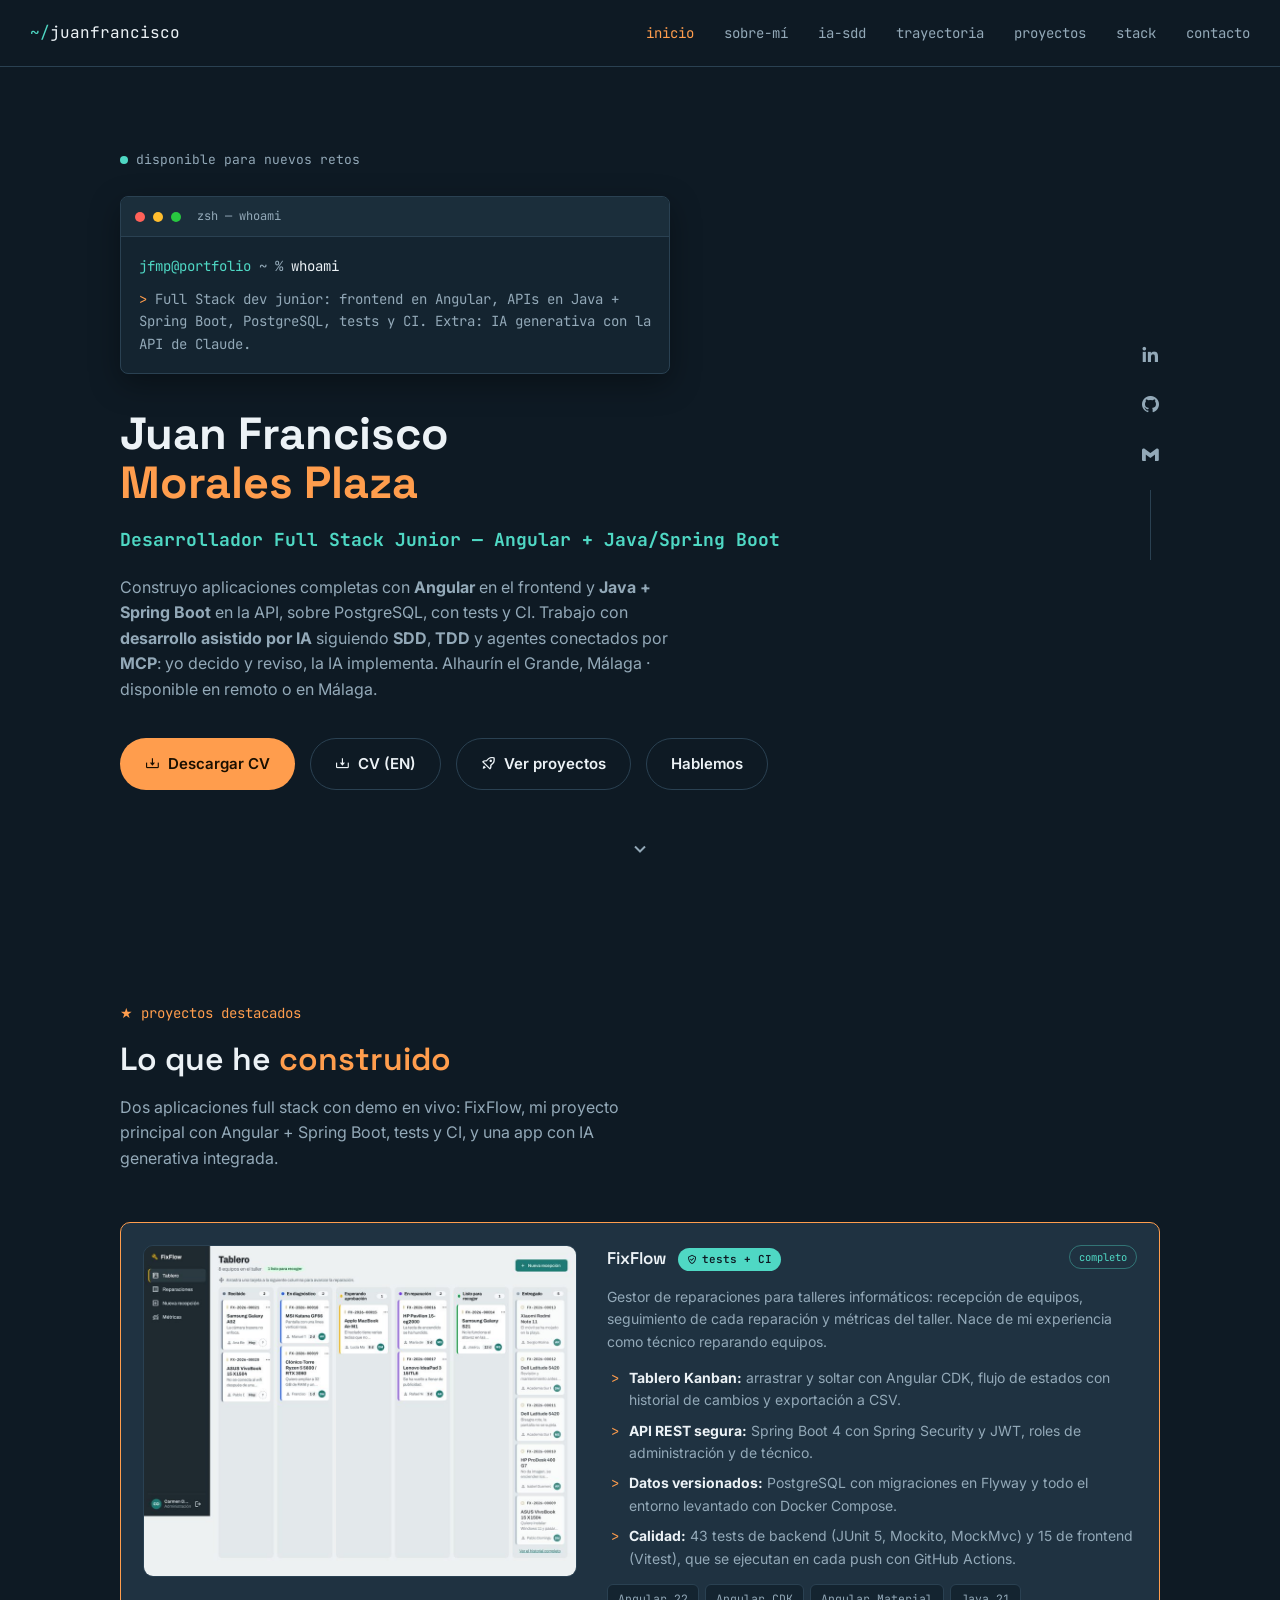
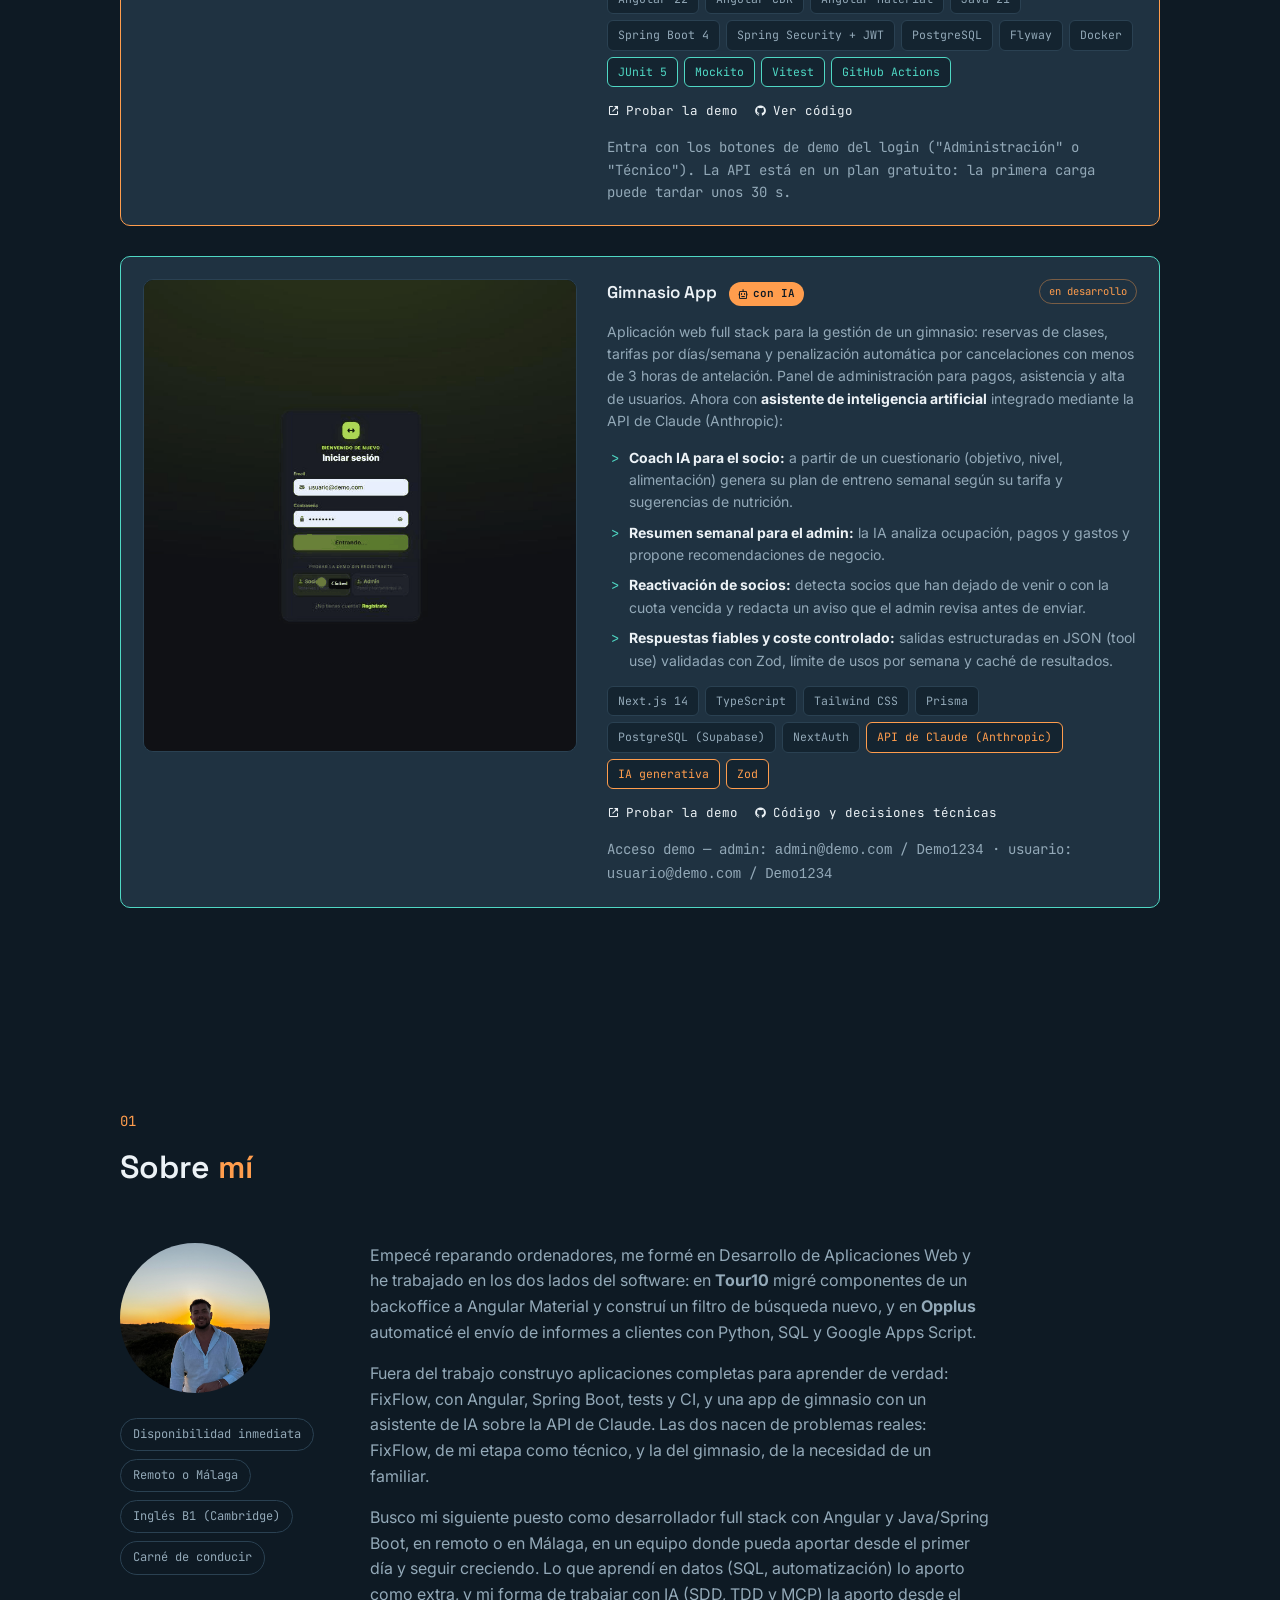
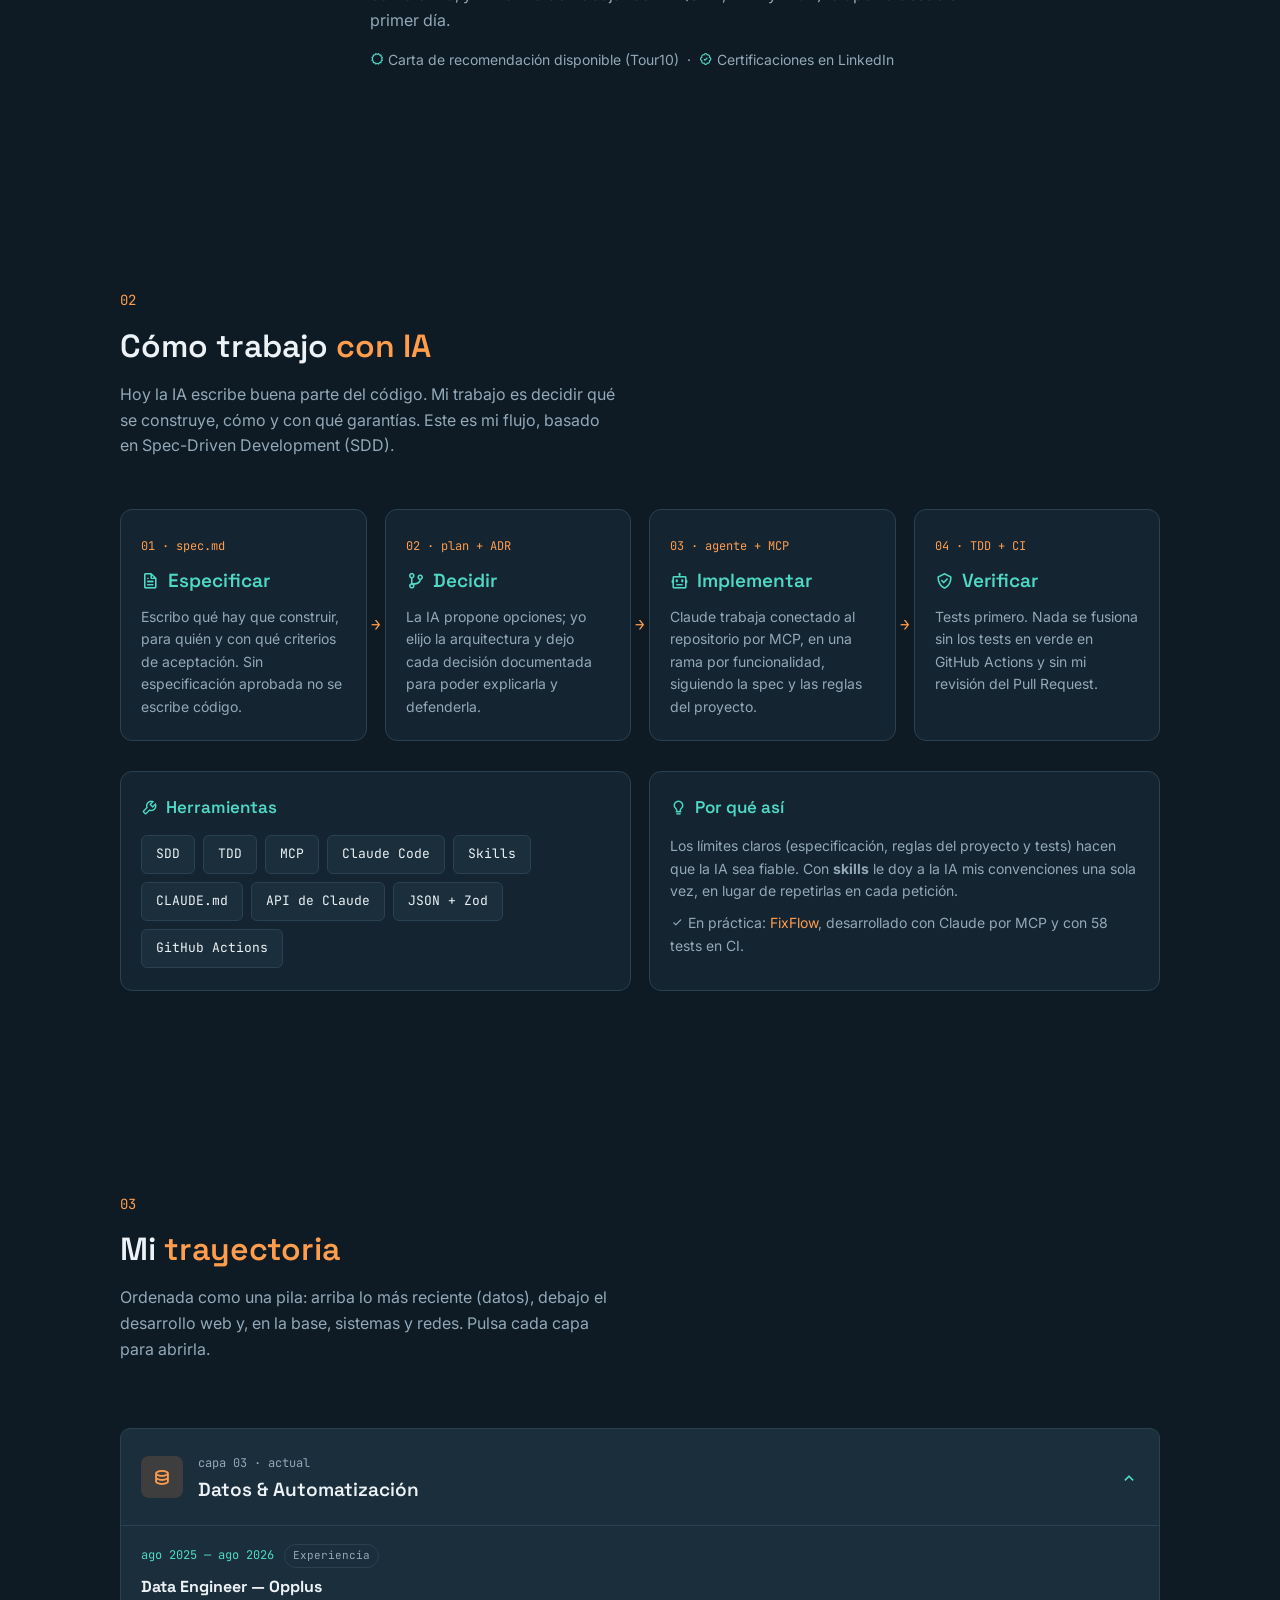
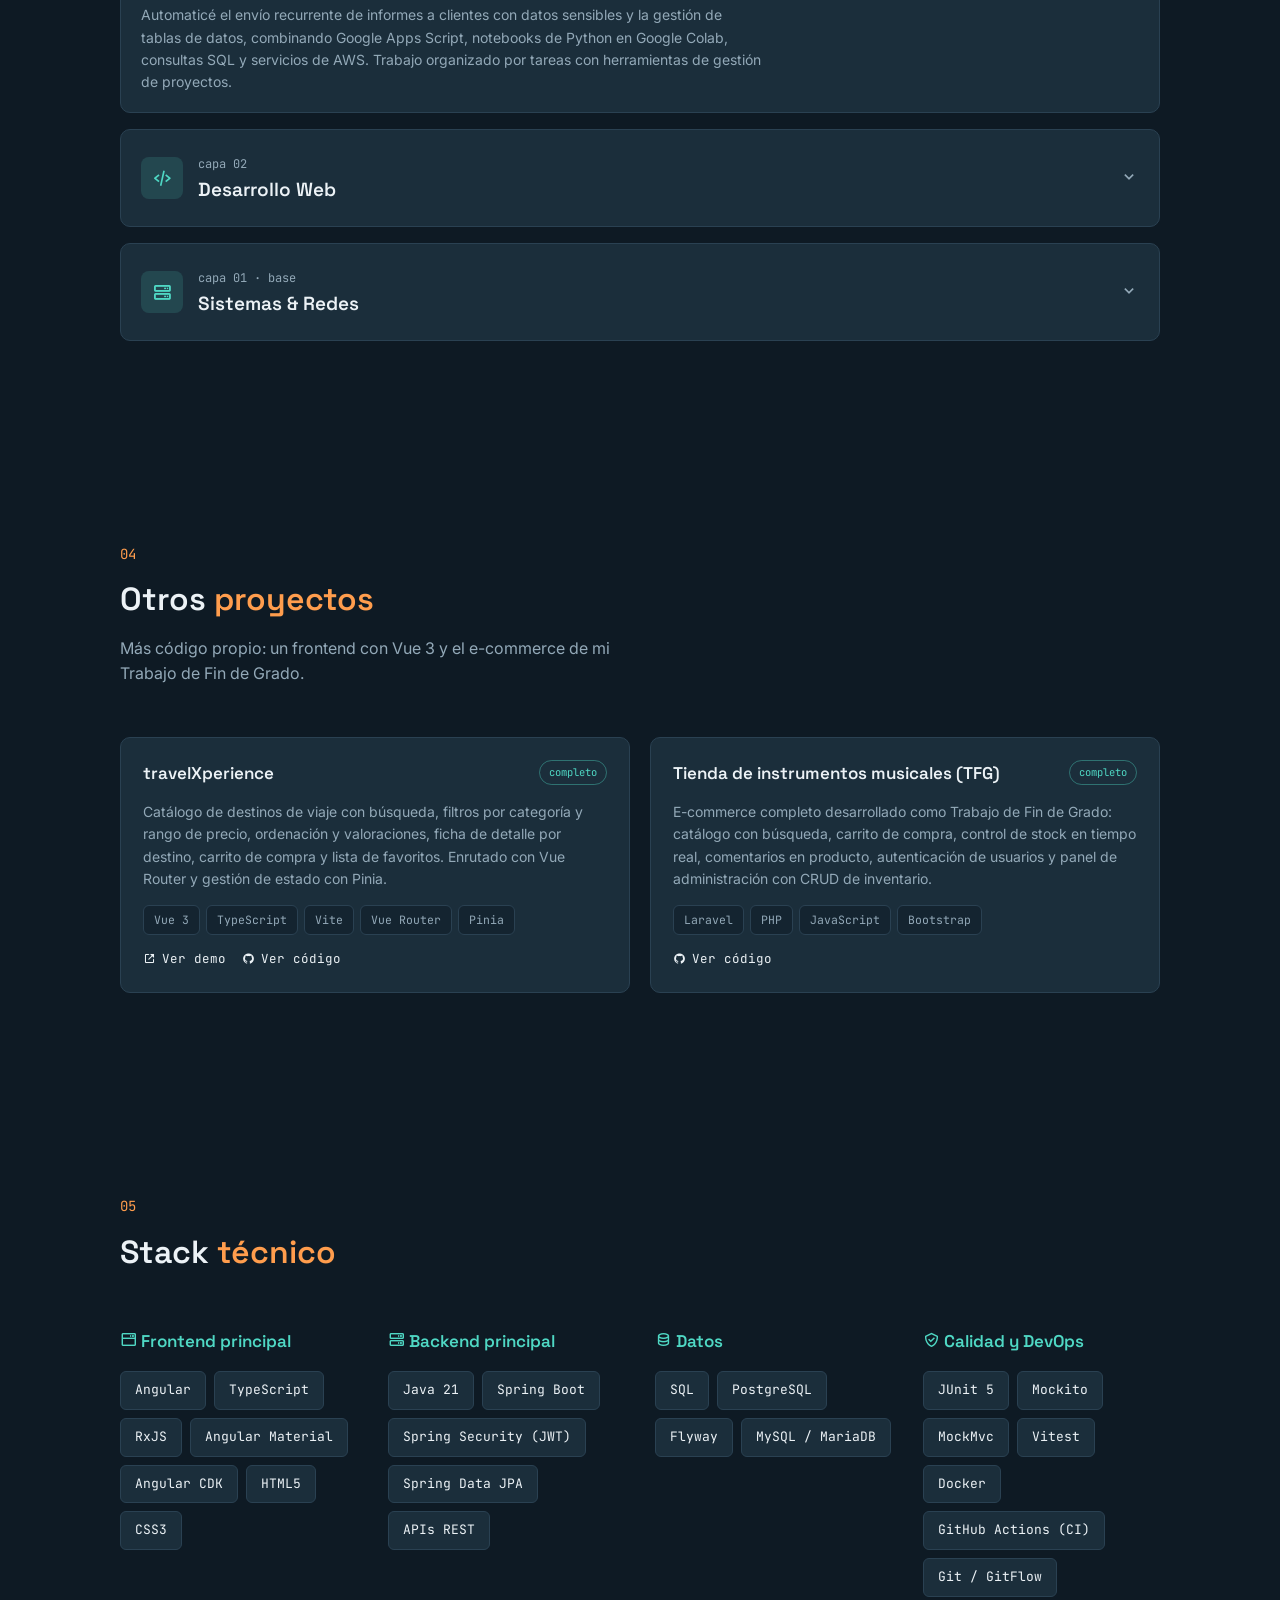
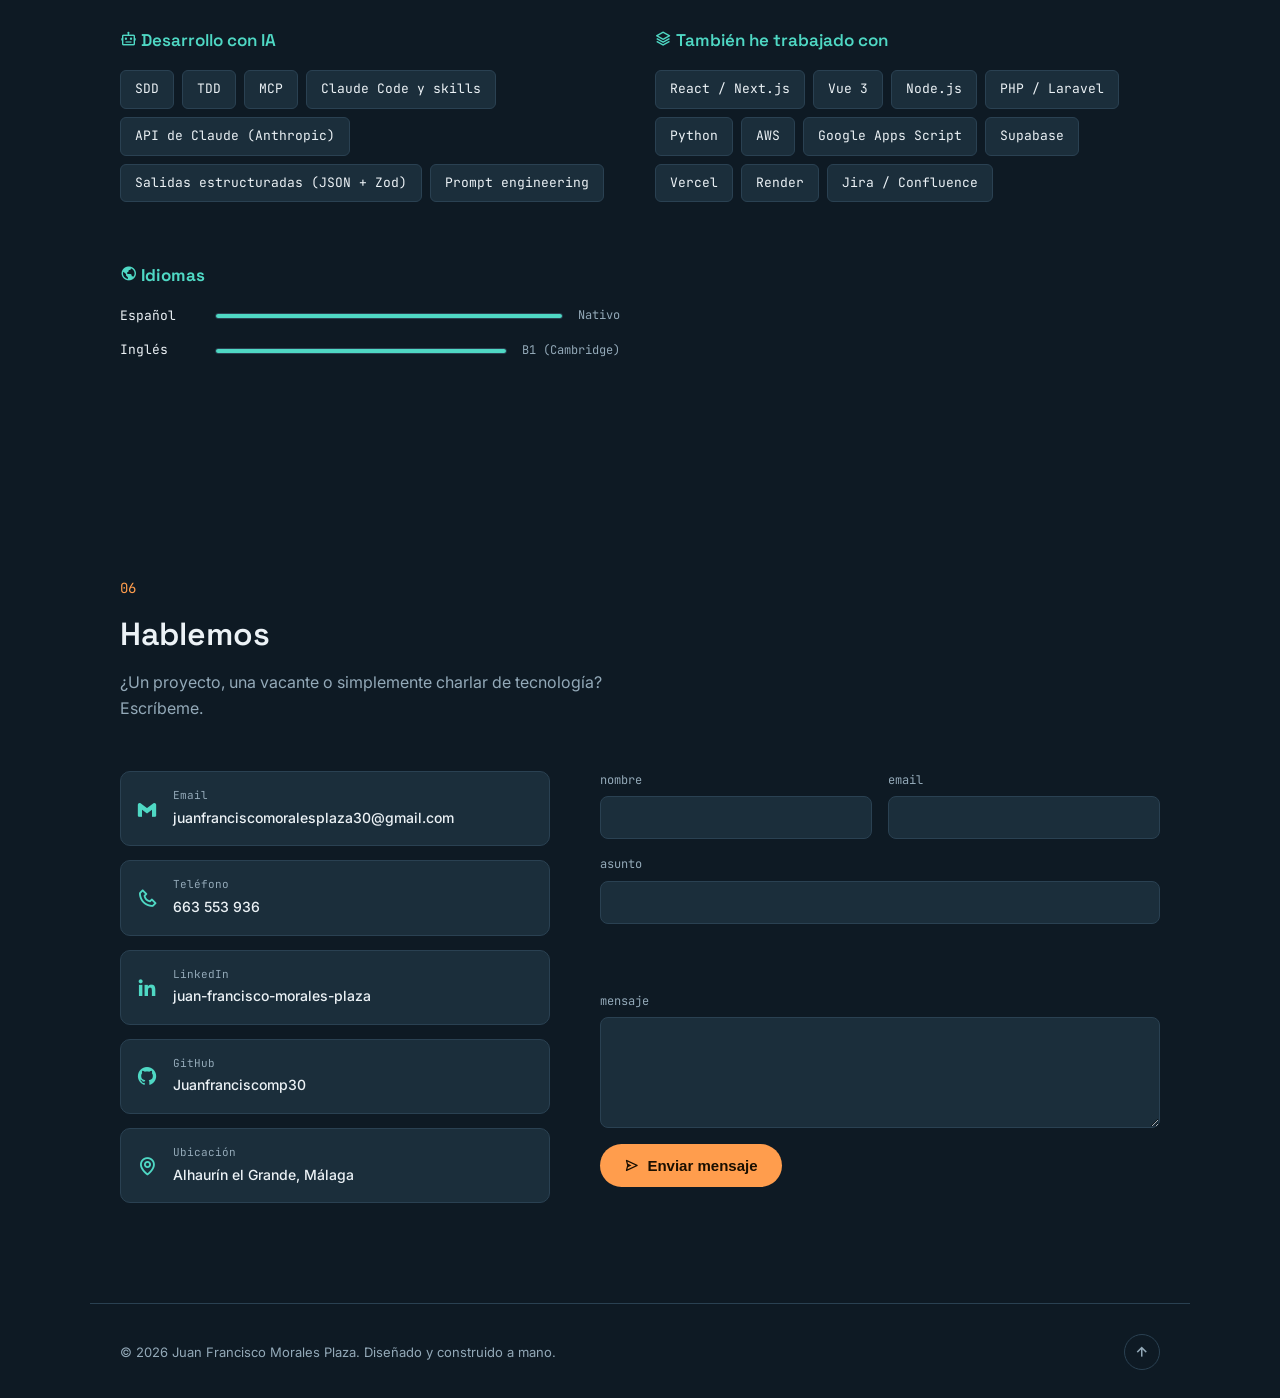
<file: index.html>
<!DOCTYPE html>
<html lang="es">
<head>
<meta charset="UTF-8">
<meta name="viewport" content="width=device-width, initial-scale=1.0">
<title>Juan Francisco Morales Plaza — Desarrollador Full Stack Junior (Angular + Spring Boot)</title>
<meta name="description" content="Portfolio de Juan Francisco Morales Plaza, desarrollador Full Stack junior en Málaga especializado en Angular y Java/Spring Boot, con tests, CI y PostgreSQL, e integración de IA generativa (API de Claude). Proyectos, experiencia y contacto.">
<meta name="author" content="Juan Francisco Morales Plaza">

<!-- vista previa al compartir el enlace (LinkedIn, InfoJobs, WhatsApp...) -->
<meta property="og:type" content="website">
<meta property="og:title" content="Juan Francisco Morales Plaza — Desarrollador Full Stack Junior">
<meta property="og:description" content="Full Stack junior Angular + Java/Spring Boot. Proyectos con tests, CI y demo en vivo, e IA generativa como valor añadido. Málaga · remoto.">
<meta property="og:url" content="https://juanfranciscomp30.github.io/portfolio-juanfrancisco/">
<meta property="og:image" content="https://juanfranciscomp30.github.io/portfolio-juanfrancisco/images/portfolioJF.jpg">
<meta property="og:locale" content="es_ES">

<!-- datos estructurados: ayudan a Google a entender quién soy -->
<script type="application/ld+json">
{
  "@context": "https://schema.org",
  "@type": "Person",
  "name": "Juan Francisco Morales Plaza",
  "jobTitle": "Desarrollador Full Stack Junior",
  "email": "mailto:juanfranciscomoralesplaza30@gmail.com",
  "url": "https://juanfranciscomp30.github.io/portfolio-juanfrancisco/",
  "address": { "@type": "PostalAddress", "addressLocality": "Alhaurín el Grande", "addressRegion": "Málaga", "addressCountry": "ES" },
  "sameAs": [
    "https://www.linkedin.com/in/juan-francisco-morales-plaza-383115254/",
    "https://github.com/Juanfranciscomp30"
  ],
  "knowsAbout": ["Angular", "Java", "Spring Boot", "React", "Next.js", "TypeScript", "JavaScript", "Python", "SQL", "PostgreSQL", "Inteligencia Artificial", "API de Claude (Anthropic)"]
}
</script>

<link rel="icon" href="data:image/svg+xml,<svg xmlns=%22http://www.w3.org/2000/svg%22 viewBox=%220 0 100 100%22><rect width=%22100%22 height=%22100%22 rx=%2222%22 fill=%22%230E1A24%22/><text x=%2250%22 y=%2266%22 font-size=%2255%22 font-family=%22monospace%22 fill=%22%23FF9D4D%22 text-anchor=%22middle%22>J</text></svg>">

<link rel="preconnect" href="https://fonts.googleapis.com">
<link rel="preconnect" href="https://fonts.gstatic.com" crossorigin>
<link href="https://fonts.googleapis.com/css2?family=Space+Grotesk:wght@400;500;600;700&family=Inter:wght@400;500;600&family=JetBrains+Mono:wght@400;500;600&display=swap" rel="stylesheet">
<link href='https://unpkg.com/boxicons@2.1.4/css/boxicons.min.css' rel='stylesheet'>

<link rel="stylesheet" href="css/style.css">
</head>
<body>

<!-- NAV -->
<header class="nav" id="nav">
  <a href="#inicio" class="nav-brand"><span class="prompt">~/</span>juanfrancisco</a>
  <button class="nav-toggle" id="navToggle" aria-label="Abrir menú" aria-expanded="false">
    <span></span><span></span><span></span>
  </button>
  <nav class="nav-links" id="navLinks">
    <a href="#inicio" class="nav-link active" data-nav>inicio</a>
    <a href="#sobre-mi" class="nav-link" data-nav>sobre-mí</a>
    <a href="#metodo" class="nav-link" data-nav>ia-sdd</a>
    <a href="#trayectoria" class="nav-link" data-nav>trayectoria</a>
    <a href="#proyectos" class="nav-link" data-nav>proyectos</a>
    <a href="#stack" class="nav-link" data-nav>stack</a>
    <a href="#contacto" class="nav-link" data-nav>contacto</a>
  </nav>
</header>

<main>

  <!-- HERO -->
  <section class="hero" id="inicio">
    <div class="hero-inner">
      <p class="eyebrow"><span class="dot"></span>disponible para nuevos retos</p>

      <div class="terminal" role="img" aria-label="Terminal mostrando la presentación de Juan Francisco">
        <div class="terminal-bar">
          <span class="tdot r"></span><span class="tdot y"></span><span class="tdot g"></span>
          <span class="terminal-title">zsh — whoami</span>
        </div>
        <div class="terminal-body">
          <p class="tline"><span class="tprompt">jfmp@portfolio</span><span class="tpath"> ~ %</span> <span class="tcmd" id="typedCmd"></span><span class="cursor" id="cmdCursor">▌</span></p>
          <div id="typedOutput" class="tout"></div>
        </div>
      </div>

      <h1 class="hero-title">
        Juan Francisco<br><span>Morales Plaza</span>
      </h1>
      <h2 class="hero-role">Desarrollador Full Stack Junior — Angular + Java/Spring Boot</h2>
      <p class="hero-lead">
        Construyo aplicaciones completas con <strong>Angular</strong> en el frontend y
        <strong>Java + Spring Boot</strong> en la API, sobre PostgreSQL, con tests y CI.
        Trabajo con <strong>desarrollo asistido por IA</strong> siguiendo
        <strong>SDD</strong>, <strong>TDD</strong> y agentes conectados por <strong>MCP</strong>:
        yo decido y reviso, la IA implementa. Alhaurín el Grande, Málaga · disponible en remoto o en Málaga.
      </p>

      <div class="hero-actions">
        <a href="CV_Juan_Francisco.pdf" class="btn btn-primary" download>
          <i class='bx bx-download'></i> Descargar CV
        </a>
        <a href="CV_Juan_Francisco_EN.pdf" class="btn btn-ghost" download>
          <i class='bx bx-download'></i> CV (EN)
        </a>
        <a href="#destacado" class="btn btn-ghost">
          <i class='bx bx-rocket'></i> Ver proyectos
        </a>
        <a href="#contacto" class="btn btn-ghost">Hablemos</a>
      </div>
    </div>

    <div class="hero-side">
      <a href="https://www.linkedin.com/in/juan-francisco-morales-plaza-383115254/" target="_blank" rel="noopener" aria-label="LinkedIn"><i class='bx bxl-linkedin'></i></a>
      <a href="https://github.com/Juanfranciscomp30" target="_blank" rel="noopener" aria-label="GitHub"><i class='bx bxl-github'></i></a>
      <a href="mailto:juanfranciscomoralesplaza30@gmail.com" aria-label="Email"><i class='bx bxl-gmail'></i></a>
      <span class="hero-side-line"></span>
    </div>

    <a href="#destacado" class="scroll-cue" aria-label="Bajar a la siguiente sección">
      <i class='bx bx-chevron-down'></i>
    </a>
  </section>

  <!-- PROYECTOS DESTACADOS — lo primero que se ve después del hero -->
  <section class="spotlight" id="destacado">
    <div class="section-head reveal">
      <span class="section-index">★ proyectos destacados</span>
      <h2>Lo que he <span>construido</span></h2>
      <p class="section-sub">Dos aplicaciones full stack con demo en vivo: FixFlow, mi proyecto principal con Angular + Spring Boot, tests y CI, y una app con IA generativa integrada.</p>
    </div>

    <!-- FixFlow: proyecto principal, el stack Angular + Java que más piden -->
    <article class="project-card featured spotlight-card reveal">
      <a class="spotlight-media" href="https://fixflow-green.vercel.app" target="_blank" rel="noopener">
        <img src="images/fixflow-tablero.jpg" alt="Tablero Kanban de FixFlow con las reparaciones repartidas por estado: recibido, en diagnóstico, esperando aprobación, en reparación, listo para recoger y entregado" width="900" height="688" loading="lazy">
      </a>
      <div class="spotlight-body">
        <div class="project-head">
          <h3>FixFlow <span class="test-badge"><i class='bx bx-check-shield'></i> tests + CI</span></h3>
          <span class="project-status live">completo</span>
        </div>
        <p>Gestor de reparaciones para talleres informáticos: recepción de equipos,
          seguimiento de cada reparación y métricas del taller. Nace de mi experiencia
          como técnico reparando equipos.</p>
        <ul class="ai-features">
          <li><strong>Tablero Kanban:</strong> arrastrar y soltar con Angular CDK, flujo de
            estados con historial de cambios y exportación a CSV.</li>
          <li><strong>API REST segura:</strong> Spring Boot 4 con Spring Security y JWT,
            roles de administración y de técnico.</li>
          <li><strong>Datos versionados:</strong> PostgreSQL con migraciones en Flyway y todo
            el entorno levantado con Docker Compose.</li>
          <li><strong>Calidad:</strong> 43 tests de backend (JUnit 5, Mockito, MockMvc) y 15 de
            frontend (Vitest), que se ejecutan en cada push con GitHub Actions.</li>
        </ul>
        <ul class="project-tags">
          <li>Angular 22</li><li>Angular CDK</li><li>Angular Material</li>
          <li>Java 21</li><li>Spring Boot 4</li><li>Spring Security + JWT</li>
          <li>PostgreSQL</li><li>Flyway</li><li>Docker</li>
          <li class="tag-test">JUnit 5</li><li class="tag-test">Mockito</li>
          <li class="tag-test">Vitest</li><li class="tag-test">GitHub Actions</li>
        </ul>
        <div class="project-links">
          <a href="https://fixflow-green.vercel.app" target="_blank" rel="noopener">
            <i class='bx bx-link-external'></i> Probar la demo
          </a>
          <a href="https://github.com/Juanfranciscomp30/fixflow" target="_blank" rel="noopener">
            <i class='bx bxl-github'></i> Ver código
          </a>
        </div>
        <p class="project-note">Entra con los botones de demo del login ("Administración" o "Técnico").
          La API está en un plan gratuito: la primera carga puede tardar unos 30 s.</p>
      </div>
    </article>
    <!-- Gimnasio App: segundo destacado, la IA como valor añadido -->
    <article class="project-card featured featured-alt spotlight-card reveal">
      <a class="spotlight-media" href="https://gimnasio-app-livid.vercel.app/" target="_blank" rel="noopener">
        <img src="images/gimnasio-ia.gif" alt="Demo del asistente IA: el socio genera su plan de entreno y nutrición, y el admin ve el resumen semanal y los avisos redactados por la IA" width="720" height="784" loading="lazy">
      </a>
      <div class="spotlight-body">
          <div class="project-head">
            <h3>Gimnasio App <span class="ai-badge"><i class='bx bx-bot'></i> con IA</span></h3>
            <span class="project-status wip">en desarrollo</span>
          </div>
          <p>Aplicación web full stack para la gestión de un gimnasio: reservas de clases,
            tarifas por días/semana y penalización automática por cancelaciones con menos de
            3 horas de antelación. Panel de administración para pagos, asistencia y alta de
            usuarios. Ahora con <strong>asistente de inteligencia artificial</strong> integrado
            mediante la API de Claude (Anthropic):</p>
          <ul class="ai-features">
            <li><strong>Coach IA para el socio:</strong> a partir de un cuestionario (objetivo,
              nivel, alimentación) genera su plan de entreno semanal según su tarifa y
              sugerencias de nutrición.</li>
            <li><strong>Resumen semanal para el admin:</strong> la IA analiza ocupación, pagos y
              gastos y propone recomendaciones de negocio.</li>
            <li><strong>Reactivación de socios:</strong> detecta socios que han dejado de venir o
              con la cuota vencida y redacta un aviso que el admin revisa antes de enviar.</li>
            <li><strong>Respuestas fiables y coste controlado:</strong> salidas estructuradas en
              JSON (tool use) validadas con Zod, límite de usos por semana y caché de resultados.</li>
          </ul>
          <ul class="project-tags">
            <li>Next.js 14</li><li>TypeScript</li><li>Tailwind CSS</li><li>Prisma</li>
            <li>PostgreSQL (Supabase)</li><li>NextAuth</li>
            <li class="tag-ai">API de Claude (Anthropic)</li><li class="tag-ai">IA generativa</li>
            <li class="tag-ai">Zod</li>
          </ul>
          <div class="project-links">
            <a href="https://gimnasio-app-livid.vercel.app/" target="_blank" rel="noopener">
              <i class='bx bx-link-external'></i> Probar la demo
            </a>
            <a href="https://github.com/Juanfranciscomp30/gimnasio-app#decisiones-técnicas" target="_blank" rel="noopener">
              <i class='bx bxl-github'></i> Código y decisiones técnicas
            </a>
          </div>
          <p class="project-note">Acceso demo — admin: <code>admin@demo.com</code> / <code>Demo1234</code> · usuario: <code>usuario@demo.com</code> / <code>Demo1234</code></p>
      </div>
    </article>

  </section>

  <!-- SOBRE MI -->
  <section class="about" id="sobre-mi">
    <div class="section-head reveal">
      <span class="section-index">01</span>
      <h2>Sobre <span>mí</span></h2>
    </div>

    <div class="about-grid">
      <div class="about-avatar reveal">
        <div class="avatar-mark"><img src="images/portfolioJF.jpg" alt="JF"></div>
        <ul class="about-tags">
          <li>Disponibilidad inmediata</li>
          <li>Remoto o Málaga</li>
          <li>Inglés B1 (Cambridge)</li>
          <li>Carné de conducir</li>
        </ul>
      </div>

      <div class="about-content reveal">
        <p>
          Empecé reparando ordenadores, me formé en Desarrollo de Aplicaciones Web y he
          trabajado en los dos lados del software: en <strong>Tour10</strong> migré
          componentes de un backoffice a Angular Material y construí un filtro de búsqueda
          nuevo, y en <strong>Opplus</strong> automaticé el envío de informes a clientes
          con Python, SQL y Google Apps Script.
        </p>
        <p>
          Fuera del trabajo construyo aplicaciones completas para aprender de verdad:
          FixFlow, con Angular, Spring Boot, tests y CI, y una app de gimnasio con un
          asistente de IA sobre la API de Claude. Las dos nacen de problemas reales: FixFlow,
          de mi etapa como técnico, y la del gimnasio, de la necesidad de un familiar.
        </p>
        <p>
          Busco mi siguiente puesto como desarrollador full stack con Angular y
          Java/Spring Boot, en remoto o en Málaga, en un equipo donde pueda aportar desde el
          primer día y seguir creciendo. Lo que aprendí en datos (SQL, automatización) lo aporto
          como extra, y mi forma de trabajar con IA (SDD, TDD y MCP) la aporto desde el primer día.
        </p>
        <p class="about-extra">
          <i class='bx bx-certification'></i> Carta de recomendación disponible (Tour10) &nbsp;·&nbsp;
          <i class='bx bx-badge-check'></i> Certificaciones en LinkedIn
        </p>
      </div>
    </div>
  </section>


  <!-- COMO TRABAJO CON IA (SDD) -->
  <section class="method" id="metodo">
    <div class="section-head reveal">
      <span class="section-index">02</span>
      <h2>Cómo trabajo <span>con IA</span></h2>
      <p class="section-sub">Hoy la IA escribe buena parte del código. Mi trabajo es decidir qué se construye, cómo y con qué garantías. Este es mi flujo, basado en Spec-Driven Development (SDD).</p>
    </div>

    <ol class="method-flow reveal">
      <li class="method-step">
        <span class="method-num">01 · spec.md</span>
        <h3><i class='bx bx-file'></i> Especificar</h3>
        <p>Escribo qué hay que construir, para quién y con qué criterios de aceptación. Sin especificación aprobada no se escribe código.</p>
      </li>
      <li class="method-step">
        <span class="method-num">02 · plan + ADR</span>
        <h3><i class='bx bx-git-branch'></i> Decidir</h3>
        <p>La IA propone opciones; yo elijo la arquitectura y dejo cada decisión documentada para poder explicarla y defenderla.</p>
      </li>
      <li class="method-step">
        <span class="method-num">03 · agente + MCP</span>
        <h3><i class='bx bx-bot'></i> Implementar</h3>
        <p>Claude trabaja conectado al repositorio por MCP, en una rama por funcionalidad, siguiendo la spec y las reglas del proyecto.</p>
      </li>
      <li class="method-step">
        <span class="method-num">04 · TDD + CI</span>
        <h3><i class='bx bx-check-shield'></i> Verificar</h3>
        <p>Tests primero. Nada se fusiona sin los tests en verde en GitHub Actions y sin mi revisión del Pull Request.</p>
      </li>
    </ol>

    <div class="method-extra reveal">
      <div class="method-box">
        <h3><i class='bx bx-wrench'></i> Herramientas</h3>
        <ul class="tech-list">
          <li>SDD</li><li>TDD</li><li>MCP</li><li>Claude Code</li><li>Skills</li><li>CLAUDE.md</li>
          <li>API de Claude</li><li>JSON + Zod</li><li>GitHub Actions</li>
        </ul>
      </div>
      <div class="method-box">
        <h3><i class='bx bx-bulb'></i> Por qué así</h3>
        <p>Los límites claros (especificación, reglas del proyecto y tests) hacen que la IA sea fiable. Con <strong>skills</strong> le doy a la IA mis convenciones una sola vez, en lugar de repetirlas en cada petición.</p>
        <p class="method-proof"><i class='bx bx-check'></i> En práctica: <a href="#destacado">FixFlow</a>, desarrollado con Claude por MCP y con 58 tests en CI.</p>
      </div>
    </div>
  </section>

  <!-- TRAYECTORIA — STACK DE SISTEMA (elemento firma) -->
  <section class="journey" id="trayectoria">
    <div class="section-head reveal">
      <span class="section-index">03</span>
      <h2>Mi <span>trayectoria</span></h2>
      <p class="section-sub">Ordenada como una pila: arriba lo más reciente (datos), debajo el desarrollo web y, en la base, sistemas y redes. Pulsa cada capa para abrirla.</p>
    </div>

    <div class="stack-wrap reveal">
      <div class="stack-rail" aria-hidden="true"></div>

      <!-- capa 3 (arriba, más reciente) -->
      <article class="stack-layer" data-layer="3" tabindex="0">
        <div class="layer-head">
          <span class="layer-icon"><i class='bx bx-data'></i></span>
          <div class="layer-heading">
            <span class="layer-eyebrow">capa 03 · actual</span>
            <h3>Datos &amp; Automatización</h3>
          </div>
          <span class="layer-toggle"><i class='bx bx-chevron-down'></i></span>
        </div>
        <div class="layer-body">
          <div class="entry">
            <div class="entry-meta">
              <span class="entry-period">ago 2025 — ago 2026</span>
              <span class="entry-tag">Experiencia</span>
            </div>
            <h4>Data Engineer — Opplus</h4>
            <p>Automaticé el envío recurrente de informes a clientes con datos sensibles y la
              gestión de tablas de datos, combinando Google Apps Script, notebooks de Python
              en Google Colab, consultas SQL y servicios de AWS. Trabajo organizado por
              tareas con herramientas de gestión de proyectos.</p>
          </div>
        </div>
      </article>

      <!-- capa 2 -->
      <article class="stack-layer" data-layer="2" tabindex="0">
        <div class="layer-head">
          <span class="layer-icon"><i class='bx bx-code-alt'></i></span>
          <div class="layer-heading">
            <span class="layer-eyebrow">capa 02</span>
            <h3>Desarrollo Web</h3>
          </div>
          <span class="layer-toggle"><i class='bx bx-chevron-down'></i></span>
        </div>
        <div class="layer-body">
          <div class="entry">
            <div class="entry-meta">
              <span class="entry-period">abr — jun 2025</span>
              <span class="entry-tag">Prácticas</span>
            </div>
            <h4>Desarrollador Full Stack (foco Frontend) — Tour10</h4>
            <p>Refactoricé y migré componentes de una interfaz próxima a quedar obsoleta hacia
              Angular Material y desarrollé un nuevo filtro de búsqueda para el backoffice,
              trabajando con AngularJS, Bootstrap, Java y SQL. Gestión de tareas con Jira,
              control de versiones con Bitbucket, documentación técnica con Confluence y
              flujo de trabajo con GitFlow.</p>
          </div>
          <div class="entry">
            <div class="entry-meta">
              <span class="entry-period">2023 — 2025</span>
              <span class="entry-tag">Educación</span>
            </div>
            <h4>Grado Superior en Desarrollo de Aplicaciones Web</h4>
            <p>Primer curso en Medac Nova (Málaga), segundo curso en IES Gerald Brenan
              (Alhaurín de la Torre). Especial interés por el frontend, formación
              complementaria por cuenta propia en esa dirección.</p>
          </div>
        </div>
      </article>

      <!-- capa 1 (base) -->
      <article class="stack-layer" data-layer="1" tabindex="0">
        <div class="layer-head">
          <span class="layer-icon"><i class='bx bx-server'></i></span>
          <div class="layer-heading">
            <span class="layer-eyebrow">capa 01 · base</span>
            <h3>Sistemas &amp; Redes</h3>
          </div>
          <span class="layer-toggle"><i class='bx bx-chevron-down'></i></span>
        </div>
        <div class="layer-body">
          <div class="entry">
            <div class="entry-meta">
              <span class="entry-period">mar — jun 2023</span>
              <span class="entry-tag">Prácticas · Erasmus</span>
            </div>
            <h4>Técnico de Hardware — Geo PC (Salerno, Italia)</h4>
            <p>Prácticas de 3 meses: montaje de equipos de sobremesa y portátiles,
              instalación de drivers, gestión de actualizaciones y copias de seguridad.
              Mejora del inglés y contacto con el italiano.</p>
          </div>
          <div class="entry">
            <div class="entry-meta">
              <span class="entry-period">2021 — 2023</span>
              <span class="entry-tag">Educación</span>
            </div>
            <h4>Grado Medio en Sistemas Microinformáticos y Redes</h4>
            <p>IES Gerald Brenan (Alhaurín de la Torre). Formación orientada a hardware
              con nociones de software (HTML, CSS y JavaScript) que marcó el rumbo de mi
              carrera.</p>
          </div>
        </div>
      </article>
    </div>
  </section>

  <!-- PROYECTOS -->
  <section class="projects" id="proyectos">
    <div class="section-head reveal">
      <span class="section-index">04</span>
      <h2>Otros <span>proyectos</span></h2>
      <p class="section-sub">Más código propio: un frontend con Vue 3 y el e-commerce de mi Trabajo de Fin de Grado.</p>
    </div>

    <div class="project-grid reveal">
      <article class="project-card">
        <div class="project-head">
          <h3>travelXperience</h3>
          <span class="project-status live">completo</span>
        </div>
        <p>Catálogo de destinos de viaje con búsqueda, filtros por categoría y rango de
          precio, ordenación y valoraciones, ficha de detalle por destino, carrito de compra
          y lista de favoritos. Enrutado con Vue Router y gestión de estado con Pinia.</p>
        <ul class="project-tags">
          <li>Vue 3</li><li>TypeScript</li><li>Vite</li><li>Vue Router</li><li>Pinia</li>
        </ul>
        <div class="project-links">
          <a href="https://travelxperience-chi.vercel.app" target="_blank" rel="noopener">
            <i class='bx bx-link-external'></i> Ver demo
          </a>
          <a href="https://github.com/Juanfranciscomp30/travelxperience" target="_blank" rel="noopener">
            <i class='bx bxl-github'></i> Ver código
          </a>
        </div>
      </article>

      <article class="project-card">
        <div class="project-head">
          <h3>Tienda de instrumentos musicales (TFG)</h3>
          <span class="project-status live">completo</span>
        </div>
        <p>E-commerce completo desarrollado como Trabajo de Fin de Grado: catálogo con
          búsqueda, carrito de compra, control de stock en tiempo real, comentarios en
          producto, autenticación de usuarios y panel de administración con CRUD de
          inventario.</p>
        <ul class="project-tags">
          <li>Laravel</li><li>PHP</li><li>JavaScript</li><li>Bootstrap</li>
        </ul>
        <div class="project-links">
          <a href="https://github.com/Juanfranciscomp30/TFG_JUAN_FRANCISCO" target="_blank" rel="noopener">
            <i class='bx bxl-github'></i> Ver código
          </a>
        </div>
      </article>
    </div>
  </section>

  <!-- STACK TECNOLOGICO -->
  <section class="techstack" id="stack">
    <div class="section-head reveal">
      <span class="section-index">05</span>
      <h2>Stack <span>técnico</span></h2>
    </div>

    <div class="tech-grid reveal">
      <div class="tech-col">
        <h3><i class='bx bx-window-alt'></i> Frontend principal</h3>
        <ul class="tech-list">
          <li>Angular</li><li>TypeScript</li><li>RxJS</li><li>Angular Material</li>
          <li>Angular CDK</li><li>HTML5</li><li>CSS3</li>
        </ul>
      </div>
      <div class="tech-col">
        <h3><i class='bx bx-server'></i> Backend principal</h3>
        <ul class="tech-list">
          <li>Java 21</li><li>Spring Boot</li><li>Spring Security (JWT)</li>
          <li>Spring Data JPA</li><li>APIs REST</li>
        </ul>
      </div>
      <div class="tech-col">
        <h3><i class='bx bx-data'></i> Datos</h3>
        <ul class="tech-list">
          <li>SQL</li><li>PostgreSQL</li><li>Flyway</li><li>MySQL / MariaDB</li>
        </ul>
      </div>
      <div class="tech-col">
        <h3><i class='bx bx-check-shield'></i> Calidad y DevOps</h3>
        <ul class="tech-list">
          <li>JUnit 5</li><li>Mockito</li><li>MockMvc</li><li>Vitest</li>
          <li>Docker</li><li>GitHub Actions (CI)</li><li>Git / GitFlow</li>
        </ul>
      </div>
      <div class="tech-col">
        <h3><i class='bx bx-bot'></i> Desarrollo con IA</h3>
        <ul class="tech-list">
          <li>SDD</li><li>TDD</li><li>MCP</li><li>Claude Code y skills</li>
          <li>API de Claude (Anthropic)</li><li>Salidas estructuradas (JSON + Zod)</li>
          <li>Prompt engineering</li>
        </ul>
      </div>
      <div class="tech-col">
        <h3><i class='bx bx-layer'></i> También he trabajado con</h3>
        <ul class="tech-list">
          <li>React / Next.js</li><li>Vue 3</li><li>Node.js</li><li>PHP / Laravel</li>
          <li>Python</li><li>AWS</li><li>Google Apps Script</li><li>Supabase</li>
          <li>Vercel</li><li>Render</li><li>Jira / Confluence</li>
        </ul>
      </div>
    </div>

    <div class="lang-block reveal">
      <h3><i class='bx bx-world'></i> Idiomas</h3>
      <div class="lang-row">
        <span class="lang-name">Español</span>
        <div class="lang-bar"><div class="lang-fill" style="--fill:100%"></div></div>
        <span class="lang-level">Nativo</span>
      </div>
      <div class="lang-row">
        <span class="lang-name">Inglés</span>
        <div class="lang-bar"><div class="lang-fill" style="--fill:55%"></div></div>
        <span class="lang-level">B1 (Cambridge)</span>
      </div>
    </div>
  </section>

  <!-- CONTACTO -->
  <section class="contact" id="contacto">
    <div class="section-head reveal">
      <span class="section-index">06</span>
      <h2>Hablemos</h2>
      <p class="section-sub">¿Un proyecto, una vacante o simplemente charlar de tecnología? Escríbeme.</p>
    </div>

    <div class="contact-grid reveal">
      <div class="contact-info">
        <a class="contact-item" href="mailto:juanfranciscomoralesplaza30@gmail.com">
          <i class='bx bxl-gmail'></i>
          <div><span>Email</span><strong>juanfranciscomoralesplaza30@gmail.com</strong></div>
        </a>
        <a class="contact-item" href="tel:+34663553936">
          <i class='bx bx-phone'></i>
          <div><span>Teléfono</span><strong>663 553 936</strong></div>
        </a>
        <a class="contact-item" href="https://www.linkedin.com/in/juan-francisco-morales-plaza-383115254/" target="_blank" rel="noopener">
          <i class='bx bxl-linkedin'></i>
          <div><span>LinkedIn</span><strong>juan-francisco-morales-plaza</strong></div>
        </a>
        <a class="contact-item" href="https://github.com/Juanfranciscomp30" target="_blank" rel="noopener">
          <i class='bx bxl-github'></i>
          <div><span>GitHub</span><strong>Juanfranciscomp30</strong></div>
        </a>
        <div class="contact-item static">
          <i class='bx bx-map'></i>
          <div><span>Ubicación</span><strong>Alhaurín el Grande, Málaga</strong></div>
        </div>
      </div>

      <form class="contact-form" id="contactForm" action="https://api.web3forms.com/submit" method="POST" novalidate>
        <input type="hidden" name="access_key" value="9d8accb1-d1d6-4a9b-a3aa-b2ac3e4fb95c">
        <input type="checkbox" name="botcheck" style="display:none">

        <div class="form-row">
          <div class="field">
            <label for="name">nombre</label>
            <input type="text" id="name" name="name" required autocomplete="off">
          </div>
          <div class="field">
            <label for="email">email</label>
            <input type="email" id="email" name="email" required autocomplete="off">
          </div>
        </div>
        <div class="field">
          <label for="subject">asunto</label>
          <input type="text" id="subject" name="subject" required autocomplete="off">
        </div>
        <div class="field">
          <label for="message">mensaje</label>
          <textarea id="message" name="message" rows="5" required></textarea>
        </div>
        <button type="submit" class="btn btn-primary" id="formSubmitBtn">
          <i class='bx bx-send'></i> Enviar mensaje
        </button>
        <p class="form-note" id="formNote"></p>
      </form>
    </div>
  </section>

</main>

<footer class="footer">
  <p>© 2026 Juan Francisco Morales Plaza. Diseñado y construido a mano.</p>
  <a href="#inicio" class="footer-top" aria-label="Volver arriba"><i class='bx bx-up-arrow-alt'></i></a>
</footer>

<script src="js/script.js"></script>
</body>
</html>
</file>
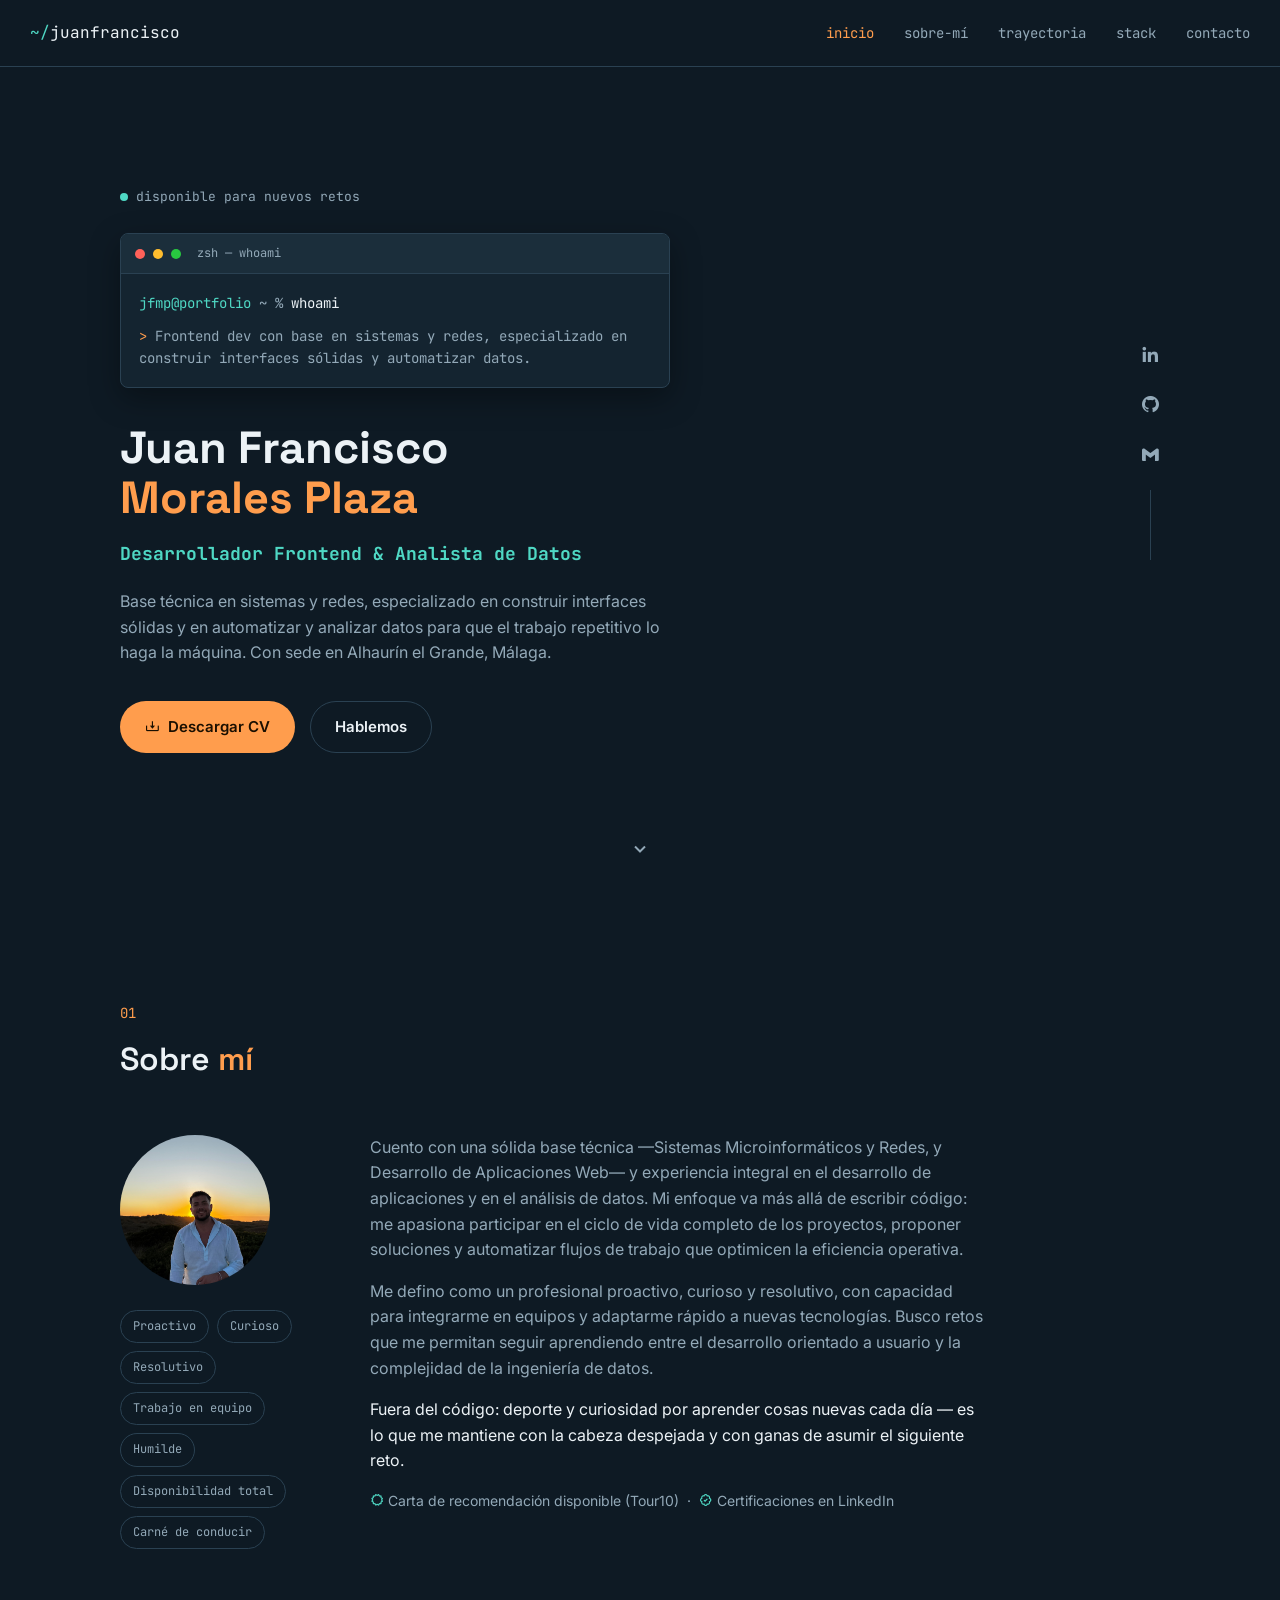
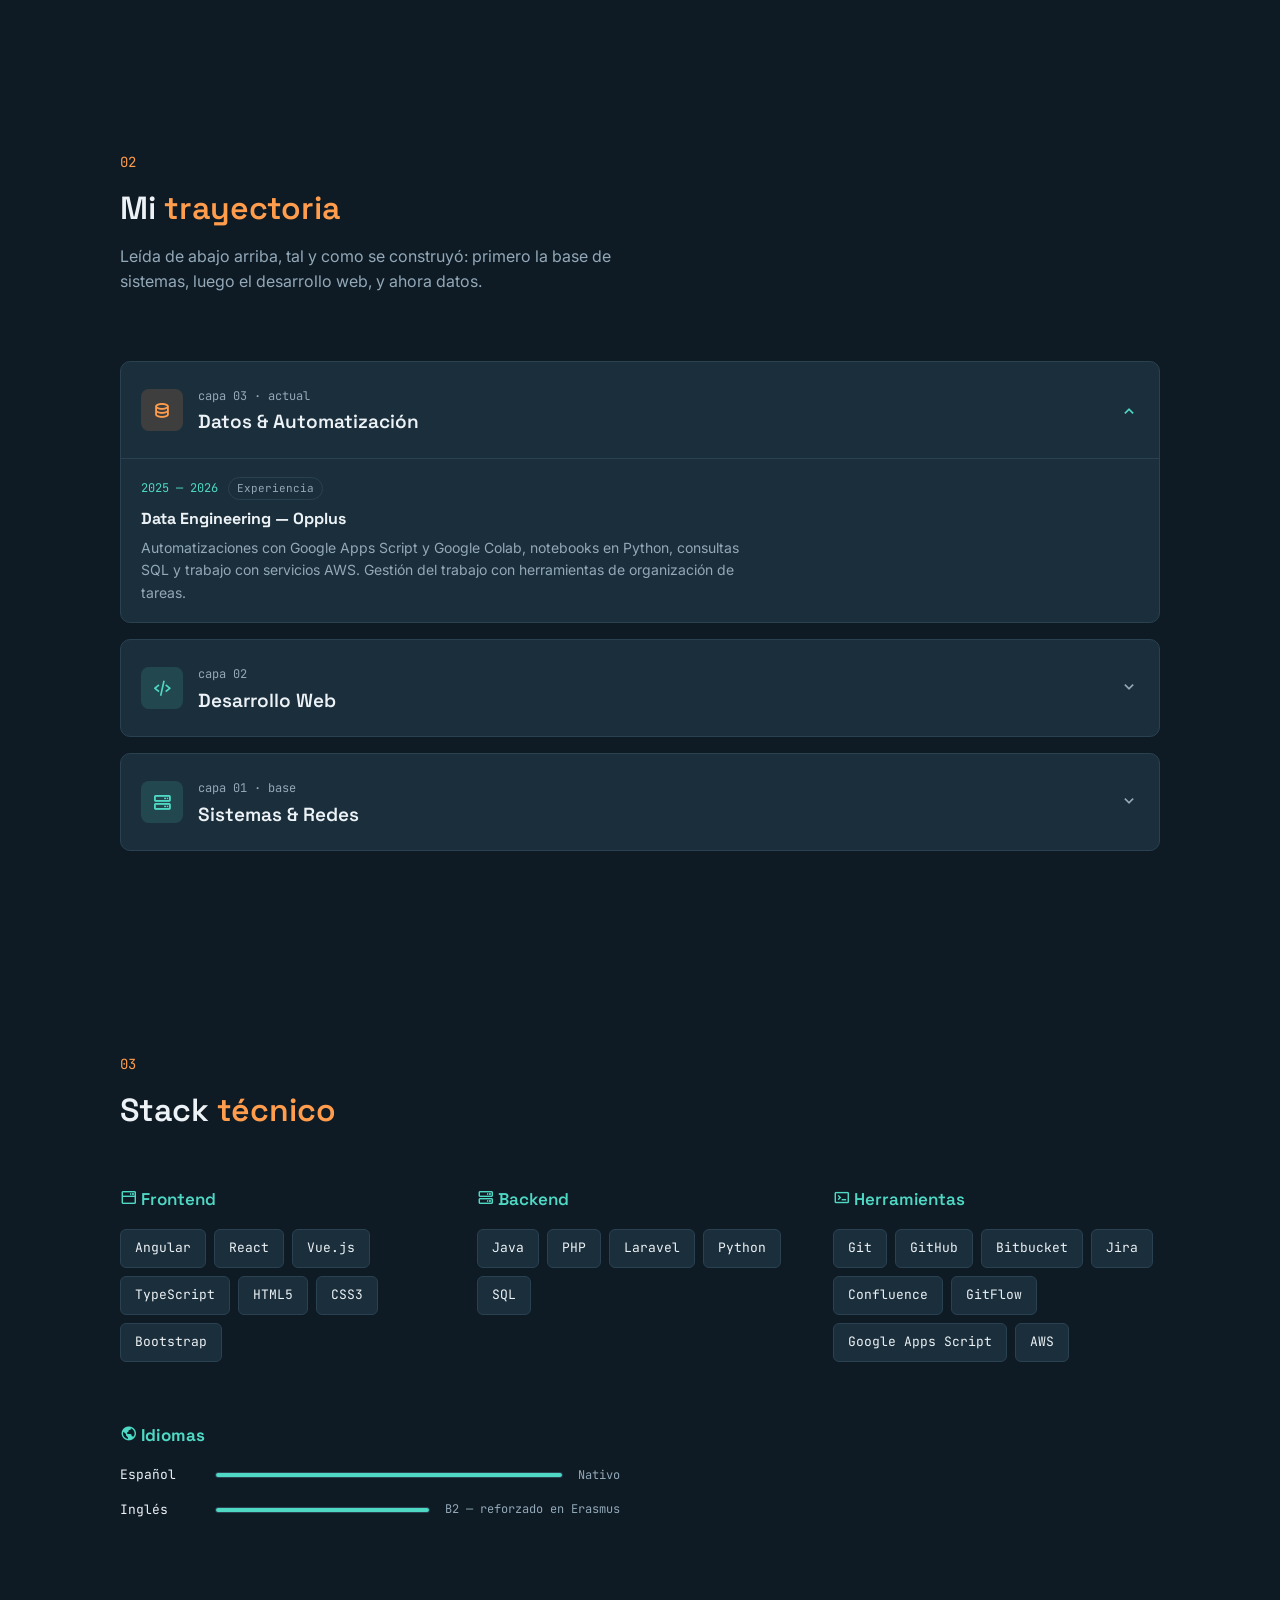
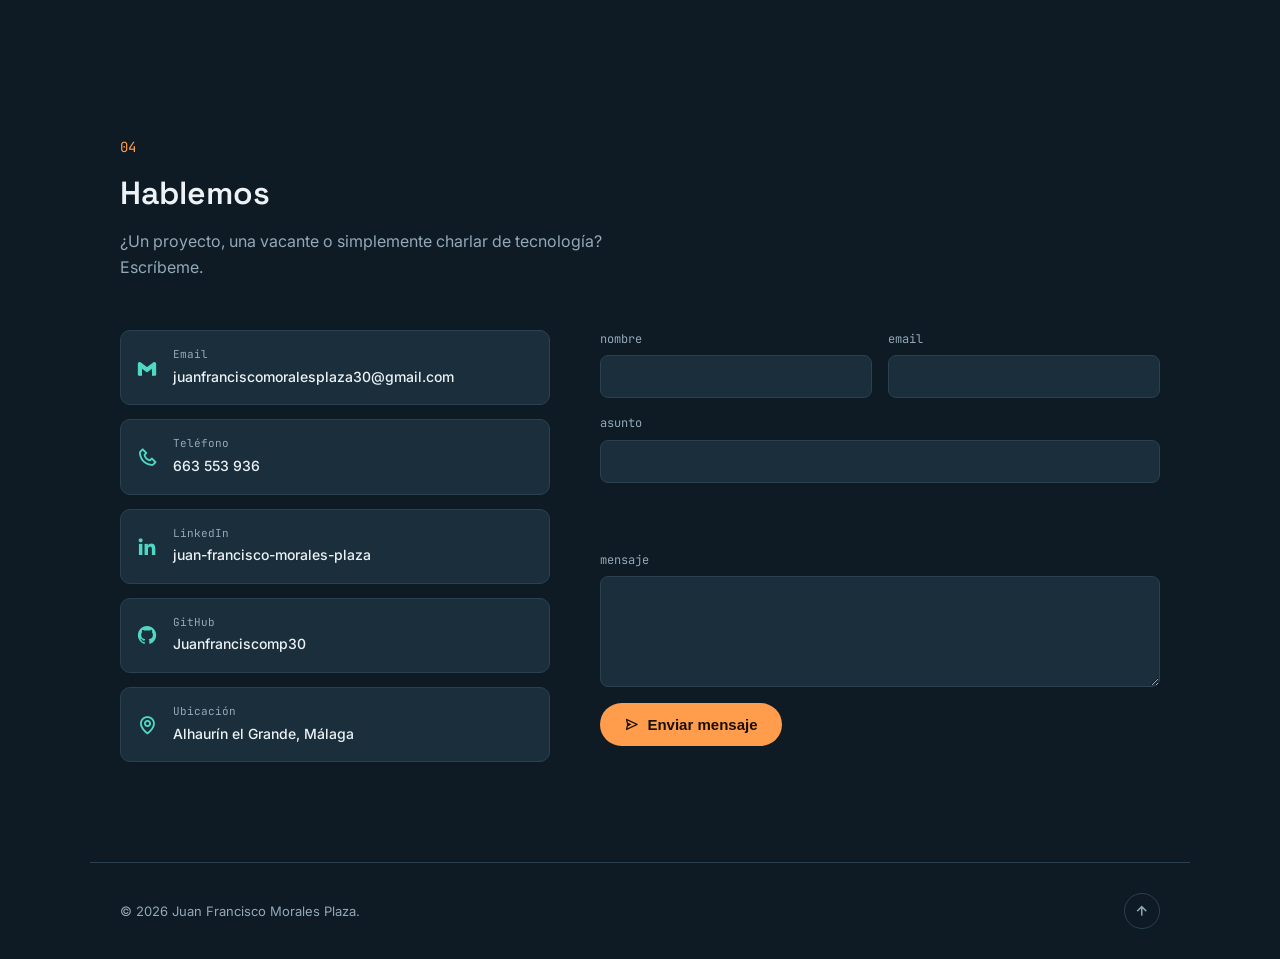
<file: portfolio-juanfrancisco/index.html>
<!DOCTYPE html>
<html lang="es">
<head>
<meta charset="UTF-8">
<meta name="viewport" content="width=device-width, initial-scale=1.0">
<title>Juan Francisco Morales Plaza — Desarrollador Frontend & Analista de Datos</title>
<meta name="description" content="Portfolio de Juan Francisco Morales Plaza. Desarrollador Frontend y Analista de Datos en Málaga.">

<link rel="icon" href="data:image/svg+xml,<svg xmlns=%22http://www.w3.org/2000/svg%22 viewBox=%220 0 100 100%22><rect width=%22100%22 height=%22100%22 rx=%2222%22 fill=%22%230E1A24%22/><text x=%2250%22 y=%2266%22 font-size=%2255%22 font-family=%22monospace%22 fill=%22%23FF9D4D%22 text-anchor=%22middle%22>J</text></svg>">

<link rel="preconnect" href="https://fonts.googleapis.com">
<link rel="preconnect" href="https://fonts.gstatic.com" crossorigin>
<link href="https://fonts.googleapis.com/css2?family=Space+Grotesk:wght@400;500;600;700&family=Inter:wght@400;500;600&family=JetBrains+Mono:wght@400;500;600&display=swap" rel="stylesheet">
<link href='https://unpkg.com/boxicons@2.1.4/css/boxicons.min.css' rel='stylesheet'>

<link rel="stylesheet" href="css/style.css">
</head>
<body>

<div class="grain"></div>

<!-- NAV -->
<header class="nav" id="nav">
  <a href="#inicio" class="nav-brand"><span class="prompt">~/</span>juanfrancisco</a>
  <button class="nav-toggle" id="navToggle" aria-label="Abrir menú" aria-expanded="false">
    <span></span><span></span><span></span>
  </button>
  <nav class="nav-links" id="navLinks">
    <a href="#inicio" class="nav-link active" data-nav>inicio</a>
    <a href="#sobre-mi" class="nav-link" data-nav>sobre-mí</a>
    <a href="#trayectoria" class="nav-link" data-nav>trayectoria</a>
    <a href="#stack" class="nav-link" data-nav>stack</a>
    <a href="#contacto" class="nav-link" data-nav>contacto</a>
  </nav>
</header>

<main>

  <!-- HERO -->
  <section class="hero" id="inicio">
    <div class="hero-inner">
      <p class="eyebrow"><span class="dot"></span>disponible para nuevos retos</p>

      <div class="terminal" role="img" aria-label="Terminal mostrando la presentación de Juan Francisco">
        <div class="terminal-bar">
          <span class="tdot r"></span><span class="tdot y"></span><span class="tdot g"></span>
          <span class="terminal-title">zsh — whoami</span>
        </div>
        <div class="terminal-body">
          <p class="tline"><span class="tprompt">jfmp@portfolio</span><span class="tpath"> ~ %</span> <span class="tcmd" id="typedCmd"></span><span class="cursor" id="cmdCursor">▌</span></p>
          <div id="typedOutput" class="tout"></div>
        </div>
      </div>

      <h1 class="hero-title">
        Juan Francisco<br><span>Morales Plaza</span>
      </h1>
      <h2 class="hero-role">Desarrollador Frontend &amp; Analista de Datos</h2>
      <p class="hero-lead">
        Base técnica en sistemas y redes, especializado en construir interfaces sólidas
        y en automatizar y analizar datos para que el trabajo repetitivo lo haga la máquina.
        Con sede en Alhaurín el Grande, Málaga.
      </p>

      <div class="hero-actions">
        <a href="CV_Juan_Francisco.pdf" class="btn btn-primary" download>
          <i class='bx bx-download'></i> Descargar CV
        </a>
        <a href="#contacto" class="btn btn-ghost">Hablemos</a>
      </div>
    </div>

    <div class="hero-side">
      <a href="https://www.linkedin.com/in/juan-francisco-morales-plaza-383115254/" target="_blank" rel="noopener" aria-label="LinkedIn"><i class='bx bxl-linkedin'></i></a>
      <a href="https://github.com/Juanfranciscomp30" target="_blank" rel="noopener" aria-label="GitHub"><i class='bx bxl-github'></i></a>
      <a href="mailto:juanfranciscomoralesplaza30@gmail.com" aria-label="Email"><i class='bx bxl-gmail'></i></a>
      <span class="hero-side-line"></span>
    </div>

    <a href="#sobre-mi" class="scroll-cue" aria-label="Bajar a la siguiente sección">
      <i class='bx bx-chevron-down'></i>
    </a>
  </section>

  <!-- SOBRE MI -->
  <section class="about" id="sobre-mi">
    <div class="section-head reveal">
      <span class="section-index">01</span>
      <h2>Sobre <span>mí</span></h2>
    </div>

    <div class="about-grid">
      <div class="about-avatar reveal">
        <div class="avatar-mark"><img src="images/portfolioJF.jpg" alt="JF"></div>
        <ul class="about-tags">
          <li>Proactivo</li>
          <li>Curioso</li>
          <li>Resolutivo</li>
          <li>Trabajo en equipo</li>
          <li>Humilde</li>
          <li>Disponibilidad total</li>
          <li>Carné de conducir</li>
        </ul>
      </div>

      <div class="about-content reveal">
        <p>
          Cuento con una sólida base técnica —Sistemas Microinformáticos y Redes, y
          Desarrollo de Aplicaciones Web— y experiencia integral en el desarrollo de
          aplicaciones y en el análisis de datos. Mi enfoque va más allá de escribir
          código: me apasiona participar en el ciclo de vida completo de los proyectos,
          proponer soluciones y automatizar flujos de trabajo que optimicen la eficiencia
          operativa.
        </p>
        <p>
          Me defino como un profesional proactivo, curioso y resolutivo, con capacidad
          para integrarme en equipos y adaptarme rápido a nuevas tecnologías. Busco retos
          que me permitan seguir aprendiendo entre el desarrollo orientado a usuario y la
          complejidad de la ingeniería de datos.
        </p>
        <p class="about-note">
          Fuera del código: deporte y curiosidad por aprender cosas nuevas cada día —
          es lo que me mantiene con la cabeza despejada y con ganas de asumir el siguiente
          reto.
        </p>
        <p class="about-extra">
          <i class='bx bx-certification'></i> Carta de recomendación disponible (Tour10) &nbsp;·&nbsp;
          <i class='bx bx-badge-check'></i> Certificaciones en LinkedIn
        </p>
      </div>
    </div>
  </section>

  <!-- TRAYECTORIA — STACK DE SISTEMA (elemento firma) -->
  <section class="journey" id="trayectoria">
    <div class="section-head reveal">
      <span class="section-index">02</span>
      <h2>Mi <span>trayectoria</span></h2>
      <p class="section-sub">Leída de abajo arriba, tal y como se construyó: primero la base de sistemas, luego el desarrollo web, y ahora datos.</p>
    </div>

    <div class="stack-wrap reveal">
      <div class="stack-rail" aria-hidden="true"></div>

      <!-- capa 3 (arriba, más reciente) -->
      <article class="stack-layer" data-layer="3" tabindex="0">
        <div class="layer-head">
          <span class="layer-icon"><i class='bx bx-data'></i></span>
          <div class="layer-heading">
            <span class="layer-eyebrow">capa 03 · actual</span>
            <h3>Datos &amp; Automatización</h3>
          </div>
          <span class="layer-toggle"><i class='bx bx-chevron-down'></i></span>
        </div>
        <div class="layer-body">
          <div class="entry">
            <div class="entry-meta">
              <span class="entry-period">2025 — 2026</span>
              <span class="entry-tag">Experiencia</span>
            </div>
            <h4>Data Engineering — Opplus</h4>
            <p>Automatizaciones con Google Apps Script y Google Colab, notebooks en
              Python, consultas SQL y trabajo con servicios AWS. Gestión del trabajo con
              herramientas de organización de tareas.</p>
          </div>
        </div>
      </article>

      <!-- capa 2 -->
      <article class="stack-layer" data-layer="2" tabindex="0">
        <div class="layer-head">
          <span class="layer-icon"><i class='bx bx-code-alt'></i></span>
          <div class="layer-heading">
            <span class="layer-eyebrow">capa 02</span>
            <h3>Desarrollo Web</h3>
          </div>
          <span class="layer-toggle"><i class='bx bx-chevron-down'></i></span>
        </div>
        <div class="layer-body">
          <div class="entry">
            <div class="entry-meta">
              <span class="entry-period">2025</span>
              <span class="entry-tag">Experiencia</span>
            </div>
            <h4>Desarrollador Full Stack — Tour10</h4>
            <p>Desarrollo de funcionalidades con AngularJS, Bootstrap y Java. Gestión de
              tareas con Jira, control de versiones con Bitbucket, documentación técnica
              con Confluence y flujo de trabajo con GitFlow.</p>
          </div>
          <div class="entry">
            <div class="entry-meta">
              <span class="entry-period">2023 — 2025</span>
              <span class="entry-tag">Educación</span>
            </div>
            <h4>Grado Superior en Desarrollo de Aplicaciones Web</h4>
            <p>Primer curso en Medac Nova (Málaga), segundo curso en IES Gerald Brenan
              (Alhaurín de la Torre). Especial interés por el frontend, formación
              complementaria por cuenta propia en esa dirección.</p>
          </div>
        </div>
      </article>

      <!-- capa 1 (base) -->
      <article class="stack-layer" data-layer="1" tabindex="0">
        <div class="layer-head">
          <span class="layer-icon"><i class='bx bx-server'></i></span>
          <div class="layer-heading">
            <span class="layer-eyebrow">capa 01 · base</span>
            <h3>Sistemas &amp; Redes</h3>
          </div>
          <span class="layer-toggle"><i class='bx bx-chevron-down'></i></span>
        </div>
        <div class="layer-body">
          <div class="entry">
            <div class="entry-meta">
              <span class="entry-period">2022</span>
              <span class="entry-tag">Experiencia</span>
            </div>
            <h4>Técnico Informático — Tienda física</h4>
            <p>Reparación de equipos y actualización de sistemas. Atención al cliente y
              soporte técnico presencial.</p>
          </div>
          <div class="entry">
            <div class="entry-meta">
              <span class="entry-period">2023</span>
              <span class="entry-tag">Experiencia · Erasmus</span>
            </div>
            <h4>Técnico de Hardware — Geo PC (Salerno, Italia)</h4>
            <p>Prácticas de 3 meses: montaje de equipos de sobremesa y portátiles,
              instalación de drivers, gestión de actualizaciones y copias de seguridad.
              Mejora del inglés y contacto con el italiano.</p>
          </div>
          <div class="entry">
            <div class="entry-meta">
              <span class="entry-period">2021 — 2023</span>
              <span class="entry-tag">Educación</span>
            </div>
            <h4>Grado Medio en Sistemas Microinformáticos y Redes</h4>
            <p>IES Gerald Brenan (Alhaurín de la Torre). Formación orientada a hardware
              con nociones de software (HTML, CSS y JavaScript) que marcó el rumbo de mi
              carrera.</p>
          </div>
          <div class="entry">
            <div class="entry-meta">
              <span class="entry-period">2017 — 2021</span>
              <span class="entry-tag">Educación</span>
            </div>
            <h4>Educación Secundaria Obligatoria</h4>
            <p>IES Antonio Gala (Alhaurín el Grande).</p>
          </div>
        </div>
      </article>
    </div>
  </section>

  <!-- STACK TECNOLOGICO -->
  <section class="techstack" id="stack">
    <div class="section-head reveal">
      <span class="section-index">03</span>
      <h2>Stack <span>técnico</span></h2>
    </div>

    <div class="tech-grid reveal">
      <div class="tech-col">
        <h3><i class='bx bx-window-alt'></i> Frontend</h3>
        <ul class="tech-list">
          <li>Angular</li><li>React</li><li>Vue.js</li><li>TypeScript</li>
          <li>HTML5</li><li>CSS3</li><li>Bootstrap</li>
        </ul>
      </div>
      <div class="tech-col">
        <h3><i class='bx bx-server'></i> Backend</h3>
        <ul class="tech-list">
          <li>Java</li><li>PHP</li><li>Laravel</li><li>Python</li><li>SQL</li>
        </ul>
      </div>
      <div class="tech-col">
        <h3><i class='bx bx-terminal'></i> Herramientas</h3>
        <ul class="tech-list">
          <li>Git</li><li>GitHub</li><li>Bitbucket</li><li>Jira</li>
          <li>Confluence</li><li>GitFlow</li><li>Google Apps Script</li><li>AWS</li>
        </ul>
      </div>
    </div>

    <div class="lang-block reveal">
      <h3><i class='bx bx-world'></i> Idiomas</h3>
      <div class="lang-row">
        <span class="lang-name">Español</span>
        <div class="lang-bar"><div class="lang-fill" style="--fill:100%"></div></div>
        <span class="lang-level">Nativo</span>
      </div>
      <div class="lang-row">
        <span class="lang-name">Inglés</span>
        <div class="lang-bar"><div class="lang-fill" style="--fill:65%"></div></div>
        <span class="lang-level">B2 — reforzado en Erasmus</span>
      </div>
    </div>
  </section>

  <!-- CONTACTO -->
  <section class="contact" id="contacto">
    <div class="section-head reveal">
      <span class="section-index">04</span>
      <h2>Hablemos</h2>
      <p class="section-sub">¿Un proyecto, una vacante o simplemente charlar de tecnología? Escríbeme.</p>
    </div>

    <div class="contact-grid reveal">
      <div class="contact-info">
        <a class="contact-item" href="mailto:juanfranciscomoralesplaza30@gmail.com">
          <i class='bx bxl-gmail'></i>
          <div><span>Email</span><strong>juanfranciscomoralesplaza30@gmail.com</strong></div>
        </a>
        <a class="contact-item" href="tel:+34663553936">
          <i class='bx bx-phone'></i>
          <div><span>Teléfono</span><strong>663 553 936</strong></div>
        </a>
        <a class="contact-item" href="https://www.linkedin.com/in/juan-francisco-morales-plaza-383115254/" target="_blank" rel="noopener">
          <i class='bx bxl-linkedin'></i>
          <div><span>LinkedIn</span><strong>juan-francisco-morales-plaza</strong></div>
        </a>
        <a class="contact-item" href="https://github.com/Juanfranciscomp30" target="_blank" rel="noopener">
          <i class='bx bxl-github'></i>
          <div><span>GitHub</span><strong>Juanfranciscomp30</strong></div>
        </a>
        <div class="contact-item static">
          <i class='bx bx-map'></i>
          <div><span>Ubicación</span><strong>Alhaurín el Grande, Málaga</strong></div>
        </div>
      </div>

      <form class="contact-form" id="contactForm" novalidate>
        <div class="form-row">
          <div class="field">
            <label for="name">nombre</label>
            <input type="text" id="name" name="name" required autocomplete="off">
          </div>
          <div class="field">
            <label for="email">email</label>
            <input type="email" id="email" name="email" required autocomplete="off">
          </div>
        </div>
        <div class="field">
          <label for="subject">asunto</label>
          <input type="text" id="subject" name="subject" required autocomplete="off">
        </div>
        <div class="field">
          <label for="message">mensaje</label>
          <textarea id="message" name="message" rows="5" required></textarea>
        </div>
        <button type="submit" class="btn btn-primary">
          <i class='bx bx-send'></i> Enviar mensaje
        </button>
        <p class="form-note" id="formNote"></p>
      </form>
    </div>
  </section>

</main>

<footer class="footer">
  <p>© 2026 Juan Francisco Morales Plaza.</p>
  <a href="#inicio" class="footer-top" aria-label="Volver arriba"><i class='bx bx-up-arrow-alt'></i></a>
</footer>

<script src="js/script.js"></script>
</body>
</html>
</file>
<file: css/style.css>
/* ===============================================
   RESET BASICO
   Quito los margenes y paddings por defecto
   que pone cada navegador, para empezar de cero
   =============================================== */
* {
  margin: 0;
  padding: 0;
  box-sizing: border-box;
}

html {
  scroll-behavior: smooth;
}

body {
  background-color: #0e1a24;
  color: #ecf2f6;
  font-family: 'Inter', sans-serif;
  line-height: 1.6;
}

a {
  color: inherit;
  text-decoration: none;
}

ul {
  list-style: none;
}

img {
  max-width: 100%;
  display: block;
}

/* ===============================================
   BARRA DE NAVEGACION
   =============================================== */
.nav {
  position: fixed;
  top: 0;
  left: 0;
  right: 0;
  z-index: 50;
  display: flex;
  align-items: center;
  justify-content: space-between;
  padding: 20px 30px;
  background-color: #0e1a24;
  border-bottom: 1px solid #2a4152;
}

.nav-brand {
  font-family: 'JetBrains Mono', monospace;
  font-size: 16px;
  color: #ecf2f6;
}

.nav-brand .prompt {
  color: #4fd8c4;
}

.nav-links {
  display: flex;
  gap: 30px;
}

.nav-link {
  font-family: 'JetBrains Mono', monospace;
  font-size: 14px;
  color: #93a9b8;
  transition: color 0.2s ease;
}

.nav-link:hover,
.nav-link.active {
  color: #ff9d4d;
}

/* boton hamburguesa para movil, oculto en escritorio */
.nav-toggle {
  display: none;
  flex-direction: column;
  gap: 5px;
  background: none;
  border: none;
  cursor: pointer;
}

.nav-toggle span {
  width: 22px;
  height: 2px;
  background-color: #ecf2f6;
}

/* ===============================================
   SECCION HERO (inicio)
   =============================================== */
.hero {
  min-height: 100vh;
  display: flex;
  flex-direction: column;
  justify-content: center;
  padding: 140px 30px 100px 30px;
  max-width: 1100px;
  margin: 0 auto;
  position: relative;
}

.eyebrow {
  font-family: 'JetBrains Mono', monospace;
  font-size: 13px;
  color: #93a9b8;
  margin-bottom: 25px;
}

.eyebrow .dot {
  display: inline-block;
  width: 8px;
  height: 8px;
  border-radius: 50%;
  background-color: #4fd8c4;
  margin-right: 8px;
}

/* caja que simula una terminal */
.terminal {
  max-width: 550px;
  width: 100%;
  background-color: #142430;
  border: 1px solid #2a4152;
  border-radius: 8px;
  margin-bottom: 35px;
  overflow: hidden;
  box-shadow: 0 10px 30px rgba(0, 0, 0, 0.35);
}

.terminal-bar {
  display: flex;
  align-items: center;
  gap: 8px;
  padding: 10px 14px;
  background-color: #1b2e3b;
  border-bottom: 1px solid #2a4152;
}

.tdot {
  width: 10px;
  height: 10px;
  border-radius: 50%;
}

.tdot.r { background-color: #ff6159; }
.tdot.y { background-color: #ffbd2e; }
.tdot.g { background-color: #28c840; }

.terminal-title {
  margin-left: 8px;
  font-family: 'JetBrains Mono', monospace;
  font-size: 12px;
  color: #93a9b8;
}

.terminal-body {
  padding: 18px;
  font-family: 'JetBrains Mono', monospace;
  font-size: 14px;
  min-height: 70px;
}

.tprompt { color: #4fd8c4; }
.tpath { color: #93a9b8; }
.tcmd { color: #ecf2f6; }
.cursor { color: #ff9d4d; }
.tout { color: #93a9b8; margin-top: 10px; }
.tout .accent { color: #ff9d4d; }

.hero-title {
  font-family: 'Space Grotesk', sans-serif;
  font-weight: 700;
  font-size: 45px;
  line-height: 1.1;
  margin-bottom: 18px;
}

.hero-title span {
  color: #ff9d4d;
}

.hero-role {
  font-family: 'JetBrains Mono', monospace;
  font-size: 18px;
  color: #4fd8c4;
  margin-bottom: 20px;
}

.hero-lead {
  max-width: 550px;
  color: #93a9b8;
  margin-bottom: 35px;
}

.hero-actions {
  display: flex;
  gap: 15px;
  flex-wrap: wrap;
}

.btn {
  display: inline-flex;
  align-items: center;
  gap: 8px;
  padding: 13px 24px;
  border-radius: 30px;
  font-weight: 600;
  font-size: 15px;
  border: 1px solid transparent;
  cursor: pointer;
  transition: transform 0.2s ease, background-color 0.2s ease, color 0.2s ease, border-color 0.2s ease;
}

.btn-primary {
  background-color: #ff9d4d;
  color: #1a0f00;
}

.btn-primary:hover {
  background-color: #ffb06b;
  transform: translateY(-2px);
}

.btn-ghost {
  border-color: #2a4152;
  color: #ecf2f6;
}

.btn-ghost:hover {
  border-color: #4fd8c4;
  color: #4fd8c4;
  transform: translateY(-2px);
}

/* iconos de redes sociales al lado derecho, en escritorio */
.hero-side {
  position: absolute;
  right: 30px;
  top: 50%;
  transform: translateY(-50%);
  display: flex;
  flex-direction: column;
  align-items: center;
  gap: 18px;
}

.hero-side a {
  font-size: 20px;
  color: #93a9b8;
  transition: color 0.2s ease, transform 0.2s ease;
}

.hero-side a:hover {
  color: #4fd8c4;
  transform: translateY(-3px);
}

.hero-side-line {
  width: 1px;
  height: 70px;
  background-color: #2a4152;
}

.scroll-cue {
  position: absolute;
  bottom: 30px;
  left: 50%;
  transform: translateX(-50%);
  font-size: 24px;
  color: #93a9b8;
}

/* ===============================================
   ESTRUCTURA COMUN DE CADA SECCION
   =============================================== */
main > section {
  max-width: 1100px;
  margin: 0 auto;
  padding: 100px 30px;
}

.section-index {
  font-family: 'JetBrains Mono', monospace;
  color: #ff9d4d;
  font-size: 14px;
}

.section-head {
  margin-bottom: 50px;
}

.section-head h2 {
  font-family: 'Space Grotesk', sans-serif;
  font-weight: 600;
  font-size: 32px;
  margin-top: 8px;
}

.section-head h2 span {
  color: #ff9d4d;
}

.section-sub {
  color: #93a9b8;
  margin-top: 10px;
  max-width: 500px;
}

/* elementos que aparecen con un pequeño fade cuando entran en pantalla */
.reveal {
  opacity: 0;
  transform: translateY(20px);
  transition: opacity 0.6s ease, transform 0.6s ease;
}

.reveal.in {
  opacity: 1;
  transform: translateY(0);
}

/* ===============================================
   SECCION SOBRE MI
   =============================================== */
.about-grid {
  display: flex;
  gap: 50px;
  flex-wrap: wrap;
}

.about-avatar {
  width: 200px;
}

.avatar-mark {
  width: 150px;
  height: 150px;
  border-radius: 50%;
  overflow: hidden;
  margin-bottom: 25px;
  background-color: #ff9d4d;
  display: flex;
  align-items: center;
  justify-content: center;
  font-family: 'Space Grotesk', sans-serif;
  font-weight: 700;
  font-size: 40px;
  color: #0e1a24;
}

.avatar-mark img {
  width: 100%;
  height: 100%;
  object-fit: cover;
  object-position: center center;
}

.about-tags {
  display: flex;
  flex-wrap: wrap;
  gap: 8px;
}

.about-tags li {
  font-family: 'JetBrains Mono', monospace;
  font-size: 12px;
  padding: 6px 12px;
  border: 1px solid #2a4152;
  border-radius: 20px;
  color: #93a9b8;
  transition: border-color 0.2s ease, color 0.2s ease;
}

.about-tags li:hover {
  border-color: #ff9d4d;
  color: #ecf2f6;
}

.about-content {
  flex: 1;
  min-width: 280px;
}

.about-content p {
  color: #93a9b8;
  margin-bottom: 16px;
  max-width: 620px;
}

.about-note {
  color: #ecf2f6 !important;
}

.about-extra {
  font-size: 14px;
  color: #93a9b8;
  margin-top: 10px;
}

.about-extra i {
  color: #4fd8c4;
}

/* ===============================================
   SECCION TRAYECTORIA (las 3 capas)
   =============================================== */
.stack-wrap {
  display: flex;
  flex-direction: column;
  gap: 16px;
}

.stack-layer {
  background-color: #1b2e3b;
  border: 1px solid #2a4152;
  border-radius: 10px;
  overflow: hidden;
  transition: border-color 0.2s ease;
}

.stack-layer:hover {
  border-color: #4fd8c4;
}

.layer-head {
  display: flex;
  align-items: center;
  gap: 15px;
  padding: 20px;
  cursor: pointer;
}

.layer-icon {
  width: 42px;
  height: 42px;
  border-radius: 8px;
  display: flex;
  align-items: center;
  justify-content: center;
  background-color: rgba(79, 216, 196, 0.15);
  color: #4fd8c4;
  font-size: 20px;
  flex-shrink: 0;
}

.stack-layer[data-layer="3"] .layer-icon {
  background-color: rgba(255, 157, 77, 0.15);
  color: #ff9d4d;
}

.layer-heading {
  flex: 1;
}

.layer-eyebrow {
  font-family: 'JetBrains Mono', monospace;
  font-size: 12px;
  color: #93a9b8;
}

.layer-heading h3 {
  font-family: 'Space Grotesk', sans-serif;
  font-size: 19px;
  font-weight: 600;
}

.layer-toggle {
  font-size: 20px;
  color: #93a9b8;
  transition: transform 0.3s ease, color 0.3s ease;
}

/* cuando la capa esta abierta, giramos la flecha */
.stack-layer.open .layer-toggle {
  transform: rotate(180deg);
  color: #4fd8c4;
}

/* el contenido esta oculto por defecto y solo se ve si tiene la clase open */
.layer-body {
  display: none;
  border-top: 1px solid #2a4152;
}

.stack-layer.open .layer-body {
  display: block;
}

.entry {
  padding: 18px 20px;
  border-bottom: 1px dashed #2a4152;
}

.entry:last-child {
  border-bottom: none;
}

.entry-meta {
  display: flex;
  gap: 10px;
  align-items: center;
  margin-bottom: 6px;
  flex-wrap: wrap;
}

.entry-period {
  font-family: 'JetBrains Mono', monospace;
  font-size: 12px;
  color: #4fd8c4;
}

.entry-tag {
  font-family: 'JetBrains Mono', monospace;
  font-size: 11px;
  color: #93a9b8;
  border: 1px solid #2a4152;
  border-radius: 20px;
  padding: 2px 8px;
}

.entry h4 {
  font-family: 'Space Grotesk', sans-serif;
  font-size: 16px;
  margin-bottom: 5px;
}

.entry p {
  color: #93a9b8;
  font-size: 14px;
  max-width: 620px;
}

/* ===============================================
   SECCION STACK TECNICO
   =============================================== */
.tech-grid {
  display: flex;
  gap: 30px;
  flex-wrap: wrap;
  margin-bottom: 60px;
}

.tech-col {
  flex: 1;
  min-width: 220px;
}

.tech-col h3 {
  font-family: 'Space Grotesk', sans-serif;
  font-size: 17px;
  font-weight: 600;
  color: #4fd8c4;
  margin-bottom: 16px;
}

.tech-list {
  display: flex;
  flex-wrap: wrap;
  gap: 8px;
}

.tech-list li {
  font-family: 'JetBrains Mono', monospace;
  font-size: 13px;
  padding: 8px 14px;
  border-radius: 6px;
  background-color: #1b2e3b;
  border: 1px solid #2a4152;
  transition: border-color 0.2s ease, transform 0.2s ease;
}

.tech-list li:hover {
  border-color: #ff9d4d;
  transform: translateY(-2px);
}

.lang-block {
  max-width: 500px;
}

.lang-block h3 {
  font-family: 'Space Grotesk', sans-serif;
  font-size: 17px;
  color: #4fd8c4;
  margin-bottom: 16px;
}

.lang-row {
  display: flex;
  align-items: center;
  gap: 15px;
  margin-bottom: 14px;
}

.lang-name {
  font-family: 'JetBrains Mono', monospace;
  font-size: 13px;
  width: 80px;
}

.lang-bar {
  flex: 1;
  height: 6px;
  border-radius: 10px;
  background-color: #1b2e3b;
  border: 1px solid #2a4152;
  overflow: hidden;
}

.lang-fill {
  height: 100%;
  background-color: #4fd8c4;
}

.lang-level {
  font-family: 'JetBrains Mono', monospace;
  font-size: 12px;
  color: #93a9b8;
  white-space: nowrap;
}

/* ===============================================
   SECCION PROYECTOS
   =============================================== */
.project-grid {
  display: grid;
  grid-template-columns: repeat(auto-fit, minmax(300px, 1fr));
  gap: 20px;
}

.project-card {
  display: flex;
  flex-direction: column;
  gap: 14px;
  padding: 22px;
  background-color: #1b2e3b;
  border: 1px solid #2a4152;
  border-radius: 10px;
  transition: border-color 0.2s ease, transform 0.2s ease;
}

.project-card:hover {
  border-color: #4fd8c4;
  transform: translateY(-3px);
}

.project-head {
  display: flex;
  align-items: flex-start;
  justify-content: space-between;
  gap: 10px;
}

.project-head h3 {
  font-family: 'Space Grotesk', sans-serif;
  font-size: 17px;
  font-weight: 600;
}

.project-status {
  font-family: 'JetBrains Mono', monospace;
  font-size: 10.5px;
  white-space: nowrap;
  padding: 3px 9px;
  border-radius: 20px;
  border: 1px solid #2a4152;
  color: #93a9b8;
}

.project-status.live {
  color: #4fd8c4;
  border-color: rgba(79, 216, 196, 0.4);
}

.project-status.wip {
  color: #ff9d4d;
  border-color: rgba(255, 157, 77, 0.4);
}

.project-card p {
  color: #93a9b8;
  font-size: 14px;
  flex: 1;
}

.project-tags {
  display: flex;
  flex-wrap: wrap;
  gap: 6px;
}

.project-tags li {
  font-family: 'JetBrains Mono', monospace;
  font-size: 11.5px;
  padding: 5px 10px;
  border-radius: 6px;
  background-color: #142430;
  border: 1px solid #2a4152;
  color: #93a9b8;
}

.project-links {
  display: flex;
  gap: 16px;
}

.project-links a {
  display: inline-flex;
  align-items: center;
  gap: 6px;
  font-family: 'JetBrains Mono', monospace;
  font-size: 12.5px;
  color: #ecf2f6;
  border-bottom: 1px solid transparent;
}

.project-links a:hover {
  color: #4fd8c4;
  border-bottom-color: #4fd8c4;
}

/* --- proyecto ancho con captura (FixFlow) --- */
.project-card.project-wide {
  grid-column: 1 / -1; /* ocupa toda la fila del grid */
  flex-direction: row;
  gap: 22px;
}

.project-shot {
  flex: 0 0 48%;
  border-radius: 8px;
  overflow: hidden;
  border: 1px solid #2a4152;
}

.project-shot img {
  display: block;
  width: 100%;
  height: auto;
}

.project-body {
  display: flex;
  flex-direction: column;
  gap: 14px;
  flex: 1;
}

/* la nota de la demo, pequena y sin estirarse */
.project-body .project-note {
  flex: none;
  font-size: 11.5px;
  color: #6c8494;
}

/* en movil la captura va arriba y el texto debajo */
@media (max-width: 760px) {
  .project-card.project-wide {
    flex-direction: column;
  }

  .project-shot {
    flex: none;
  }
}

/* --- proyecto destacado (Gimnasio App con IA) --- */
.project-card.featured {
  grid-column: 1 / -1; /* ocupa toda la fila del grid */
  border-color: #ff9d4d;
  background-color: #1f3241;
}

.project-card.featured:hover {
  border-color: #ffb877;
}

.ai-badge {
  display: inline-flex;
  align-items: center;
  gap: 4px;
  margin-left: 8px;
  padding: 3px 9px;
  font-family: 'JetBrains Mono', monospace;
  font-size: 11px;
  font-weight: 600;
  color: #0e1a24;
  background-color: #ff9d4d;
  border-radius: 20px;
  vertical-align: middle;
}

.project-card strong {
  color: #ecf2f6;
}

.ai-features {
  display: flex;
  flex-direction: column;
  gap: 8px;
  padding-left: 4px;
}

.ai-features li {
  position: relative;
  padding-left: 18px;
  color: #93a9b8;
  font-size: 14px;
}

/* flechita delante de cada punto */
.ai-features li::before {
  content: '>';
  position: absolute;
  left: 0;
  color: #ff9d4d;
  font-family: 'JetBrains Mono', monospace;
}

.project-tags li.tag-ai {
  color: #ff9d4d;
  border-color: #ff9d4d;
}

.project-note {
  font-family: 'JetBrains Mono', monospace;
  font-size: 11px;
  color: #6c8494;
}

.project-note code {
  color: #93a9b8;
}

/* ===============================================
   SECCION CONTACTO
   =============================================== */
.contact-grid {
  display: flex;
  gap: 50px;
  flex-wrap: wrap;
}

.contact-info {
  flex: 1;
  min-width: 260px;
  display: flex;
  flex-direction: column;
  gap: 14px;
}

.contact-item {
  display: flex;
  align-items: center;
  gap: 15px;
  padding: 15px;
  border: 1px solid #2a4152;
  border-radius: 10px;
  background-color: #1b2e3b;
  transition: border-color 0.2s ease, transform 0.2s ease;
}

.contact-item:hover {
  border-color: #ff9d4d;
  transform: translateX(4px);
}

.contact-item i {
  font-size: 22px;
  color: #4fd8c4;
}

.contact-item span {
  display: block;
  font-family: 'JetBrains Mono', monospace;
  font-size: 11px;
  color: #93a9b8;
}

.contact-item strong {
  font-weight: 500;
  font-size: 14px;
}

.contact-form {
  flex: 1.3;
  min-width: 280px;
  display: flex;
  flex-direction: column;
  gap: 16px;
}

.form-row {
  display: flex;
  gap: 16px;
  flex-wrap: wrap;
}

.field {
  flex: 1;
  min-width: 200px;
  display: flex;
  flex-direction: column;
  gap: 6px;
}

.field label {
  font-family: 'JetBrains Mono', monospace;
  font-size: 12px;
  color: #93a9b8;
}

.field input,
.field textarea {
  background-color: #1b2e3b;
  border: 1px solid #2a4152;
  border-radius: 8px;
  padding: 12px;
  color: #ecf2f6;
  font-family: 'Inter', sans-serif;
  font-size: 14px;
  transition: border-color 0.2s ease;
}

.field input:focus,
.field textarea:focus {
  border-color: #4fd8c4;
  outline: none;
}

.contact-form .btn {
  align-self: flex-start;
  border: none;
}

.form-note {
  font-family: 'JetBrains Mono', monospace;
  font-size: 13px;
  color: #4fd8c4;
}

/* ===============================================
   PIE DE PAGINA
   =============================================== */
.footer {
  display: flex;
  align-items: center;
  justify-content: space-between;
  padding: 30px;
  max-width: 1100px;
  margin: 0 auto;
  border-top: 1px solid #2a4152;
  color: #93a9b8;
  font-size: 13px;
}

.footer-top {
  width: 36px;
  height: 36px;
  border-radius: 50%;
  border: 1px solid #2a4152;
  display: flex;
  align-items: center;
  justify-content: center;
  font-size: 18px;
  transition: border-color 0.2s ease, transform 0.2s ease;
}

.footer-top:hover {
  border-color: #ff9d4d;
  transform: translateY(-3px);
}

/* ===============================================
   RESPONSIVE - pantallas pequeñas (movil)
   =============================================== */
@media (max-width: 640px) {
  .nav-links {
    position: fixed;
    top: 0;
    right: 0;
    width: 250px;
    height: 100vh;
    background-color: #142430;
    border-left: 1px solid #2a4152;
    flex-direction: column;
    justify-content: center;
    align-items: flex-start;
    gap: 25px;
    padding: 0 35px;
    transform: translateX(100%);
    transition: transform 0.3s ease;
  }

  .nav-links.open {
    transform: translateX(0);
  }

  .nav-toggle {
    display: flex;
  }

  .hero-side {
    display: none;
  }

  main > section {
    padding: 80px 20px;
  }

  .footer {
    flex-direction: column;
    gap: 15px;
    text-align: center;
  }
}
/* ===============================================
   PROYECTO DESTACADO ARRIBA (justo después del hero)
   Reutiliza .project-card.featured y añade el GIF
   =============================================== */
.spotlight-card {
  display: grid;
  grid-template-columns: minmax(0, 0.9fr) minmax(0, 1.1fr);
  gap: 30px;
  align-items: start;
}

.spotlight-card:hover {
  transform: none; /* tarjeta grande: sin el saltito del hover */
}

.spotlight-media {
  display: block;
  border-radius: 10px;
  overflow: hidden;
  border: 1px solid #2a4152;
  background-color: #0e1a24;
}

.spotlight-media img {
  width: 100%;
  height: auto;
}

.spotlight-body {
  display: flex;
  flex-direction: column;
  gap: 14px;
}

@media (max-width: 860px) {
  .spotlight-card {
    grid-template-columns: 1fr;
    gap: 20px;
  }
}

/* ===============================================
   SEGUNDO PROYECTO DESTACADO (FixFlow)
   Mismo diseño que el de la IA pero en turquesa,
   para que no compitan entre sí
   =============================================== */
.spotlight-card + .spotlight-card {
  margin-top: 30px;
}

.project-card.featured.featured-alt {
  border-color: #4fd8c4;
}

.project-card.featured.featured-alt:hover {
  border-color: #7fe6d7;
}

.featured-alt .ai-features li::before {
  color: #4fd8c4;
}

.test-badge {
  display: inline-flex;
  align-items: center;
  gap: 4px;
  margin-left: 8px;
  padding: 3px 9px;
  font-family: 'JetBrains Mono', monospace;
  font-size: 11px;
  font-weight: 600;
  color: #0e1a24;
  background-color: #4fd8c4;
  border-radius: 20px;
  vertical-align: middle;
}

.project-tags li.tag-test {
  color: #4fd8c4;
  border-color: #4fd8c4;
}


/* ===============================================
   SECCION COMO TRABAJO CON IA (SDD)
   =============================================== */
.method-flow {
  display: grid;
  grid-template-columns: repeat(4, 1fr);
  gap: 18px;
  list-style: none;
  margin-bottom: 30px;
}

.method-step {
  position: relative;
  background-color: #142430;
  border: 1px solid #2a4152;
  border-radius: 12px;
  padding: 22px 20px;
  transition: border-color 0.2s ease, transform 0.2s ease;
}

.method-step:hover {
  border-color: #4fd8c4;
  transform: translateY(-3px);
}

.method-step:not(:last-child)::after {
  content: '→';
  position: absolute;
  right: -15px;
  top: 50%;
  transform: translateY(-50%);
  color: #ff9d4d;
  font-family: 'JetBrains Mono', monospace;
  font-size: 16px;
}

.method-num {
  font-family: 'JetBrains Mono', monospace;
  font-size: 12px;
  color: #ff9d4d;
}

.method-step h3 {
  font-family: 'Space Grotesk', sans-serif;
  font-size: 19px;
  font-weight: 600;
  color: #4fd8c4;
  margin: 8px 0 10px;
  display: flex;
  align-items: center;
  gap: 8px;
}

.method-step p {
  color: #93a9b8;
  font-size: 14px;
}

.method-extra {
  display: grid;
  grid-template-columns: 1fr 1fr;
  gap: 18px;
}

.method-box {
  background-color: #142430;
  border: 1px solid #2a4152;
  border-radius: 12px;
  padding: 22px 20px;
}

.method-box h3 {
  font-family: 'Space Grotesk', sans-serif;
  font-size: 17px;
  font-weight: 600;
  color: #4fd8c4;
  margin-bottom: 14px;
  display: flex;
  align-items: center;
  gap: 8px;
}

.method-box p {
  color: #93a9b8;
  font-size: 14px;
  margin-bottom: 10px;
}

.method-proof a {
  color: #ff9d4d;
}

@media (max-width: 860px) {
  .method-flow { grid-template-columns: 1fr 1fr; }
  .method-step:not(:last-child)::after { display: none; }
  .method-extra { grid-template-columns: 1fr; }
}

@media (max-width: 520px) {
  .method-flow { grid-template-columns: 1fr; }
}
</file>
<file: portfolio-juanfrancisco/css/style.css>
/* ===============================================
   RESET BASICO
   Quito los margenes y paddings por defecto
   que pone cada navegador, para empezar de cero
   =============================================== */
* {
  margin: 0;
  padding: 0;
  box-sizing: border-box;
}

html {
  scroll-behavior: smooth;
}

body {
  background-color: #0e1a24;
  color: #ecf2f6;
  font-family: 'Inter', sans-serif;
  line-height: 1.6;
}

a {
  color: inherit;
  text-decoration: none;
}

ul {
  list-style: none;
}

img {
  max-width: 100%;
  display: block;
}

/* ===============================================
   BARRA DE NAVEGACION
   =============================================== */
.nav {
  position: fixed;
  top: 0;
  left: 0;
  right: 0;
  z-index: 50;
  display: flex;
  align-items: center;
  justify-content: space-between;
  padding: 20px 30px;
  background-color: #0e1a24;
  border-bottom: 1px solid #2a4152;
}

.nav-brand {
  font-family: 'JetBrains Mono', monospace;
  font-size: 16px;
  color: #ecf2f6;
}

.nav-brand .prompt {
  color: #4fd8c4;
}

.nav-links {
  display: flex;
  gap: 30px;
}

.nav-link {
  font-family: 'JetBrains Mono', monospace;
  font-size: 14px;
  color: #93a9b8;
  transition: color 0.2s ease;
}

.nav-link:hover,
.nav-link.active {
  color: #ff9d4d;
}

/* boton hamburguesa para movil, oculto en escritorio */
.nav-toggle {
  display: none;
  flex-direction: column;
  gap: 5px;
  background: none;
  border: none;
  cursor: pointer;
}

.nav-toggle span {
  width: 22px;
  height: 2px;
  background-color: #ecf2f6;
}

/* ===============================================
   SECCION HERO (inicio)
   =============================================== */
.hero {
  min-height: 100vh;
  display: flex;
  flex-direction: column;
  justify-content: center;
  padding: 140px 30px 100px 30px;
  max-width: 1100px;
  margin: 0 auto;
  position: relative;
}

.eyebrow {
  font-family: 'JetBrains Mono', monospace;
  font-size: 13px;
  color: #93a9b8;
  margin-bottom: 25px;
}

.eyebrow .dot {
  display: inline-block;
  width: 8px;
  height: 8px;
  border-radius: 50%;
  background-color: #4fd8c4;
  margin-right: 8px;
}

/* caja que simula una terminal */
.terminal {
  max-width: 550px;
  width: 100%;
  background-color: #142430;
  border: 1px solid #2a4152;
  border-radius: 8px;
  margin-bottom: 35px;
  overflow: hidden;
  box-shadow: 0 10px 30px rgba(0, 0, 0, 0.35);
}

.terminal-bar {
  display: flex;
  align-items: center;
  gap: 8px;
  padding: 10px 14px;
  background-color: #1b2e3b;
  border-bottom: 1px solid #2a4152;
}

.tdot {
  width: 10px;
  height: 10px;
  border-radius: 50%;
}

.tdot.r { background-color: #ff6159; }
.tdot.y { background-color: #ffbd2e; }
.tdot.g { background-color: #28c840; }

.terminal-title {
  margin-left: 8px;
  font-family: 'JetBrains Mono', monospace;
  font-size: 12px;
  color: #93a9b8;
}

.terminal-body {
  padding: 18px;
  font-family: 'JetBrains Mono', monospace;
  font-size: 14px;
  min-height: 70px;
}

.tprompt { color: #4fd8c4; }
.tpath { color: #93a9b8; }
.tcmd { color: #ecf2f6; }
.cursor { color: #ff9d4d; }
.tout { color: #93a9b8; margin-top: 10px; }
.tout .accent { color: #ff9d4d; }

.hero-title {
  font-family: 'Space Grotesk', sans-serif;
  font-weight: 700;
  font-size: 45px;
  line-height: 1.1;
  margin-bottom: 18px;
}

.hero-title span {
  color: #ff9d4d;
}

.hero-role {
  font-family: 'JetBrains Mono', monospace;
  font-size: 18px;
  color: #4fd8c4;
  margin-bottom: 20px;
}

.hero-lead {
  max-width: 550px;
  color: #93a9b8;
  margin-bottom: 35px;
}

.hero-actions {
  display: flex;
  gap: 15px;
  flex-wrap: wrap;
}

.btn {
  display: inline-flex;
  align-items: center;
  gap: 8px;
  padding: 13px 24px;
  border-radius: 30px;
  font-weight: 600;
  font-size: 15px;
  border: 1px solid transparent;
  cursor: pointer;
  transition: transform 0.2s ease, background-color 0.2s ease, color 0.2s ease, border-color 0.2s ease;
}

.btn-primary {
  background-color: #ff9d4d;
  color: #1a0f00;
}

.btn-primary:hover {
  background-color: #ffb06b;
  transform: translateY(-2px);
}

.btn-ghost {
  border-color: #2a4152;
  color: #ecf2f6;
}

.btn-ghost:hover {
  border-color: #4fd8c4;
  color: #4fd8c4;
  transform: translateY(-2px);
}

/* iconos de redes sociales al lado derecho, en escritorio */
.hero-side {
  position: absolute;
  right: 30px;
  top: 50%;
  transform: translateY(-50%);
  display: flex;
  flex-direction: column;
  align-items: center;
  gap: 18px;
}

.hero-side a {
  font-size: 20px;
  color: #93a9b8;
  transition: color 0.2s ease, transform 0.2s ease;
}

.hero-side a:hover {
  color: #4fd8c4;
  transform: translateY(-3px);
}

.hero-side-line {
  width: 1px;
  height: 70px;
  background-color: #2a4152;
}

.scroll-cue {
  position: absolute;
  bottom: 30px;
  left: 50%;
  transform: translateX(-50%);
  font-size: 24px;
  color: #93a9b8;
}

/* ===============================================
   ESTRUCTURA COMUN DE CADA SECCION
   =============================================== */
main > section {
  max-width: 1100px;
  margin: 0 auto;
  padding: 100px 30px;
}

.section-index {
  font-family: 'JetBrains Mono', monospace;
  color: #ff9d4d;
  font-size: 14px;
}

.section-head {
  margin-bottom: 50px;
}

.section-head h2 {
  font-family: 'Space Grotesk', sans-serif;
  font-weight: 600;
  font-size: 32px;
  margin-top: 8px;
}

.section-head h2 span {
  color: #ff9d4d;
}

.section-sub {
  color: #93a9b8;
  margin-top: 10px;
  max-width: 500px;
}

/* elementos que aparecen con un pequeño fade cuando entran en pantalla */
.reveal {
  opacity: 0;
  transform: translateY(20px);
  transition: opacity 0.6s ease, transform 0.6s ease;
}

.reveal.in {
  opacity: 1;
  transform: translateY(0);
}

/* ===============================================
   SECCION SOBRE MI
   =============================================== */
.about-grid {
  display: flex;
  gap: 50px;
  flex-wrap: wrap;
}

.about-avatar {
  width: 200px;
}

.avatar-mark {
  width: 150px;
  height: 150px;
  border-radius: 50%;
  overflow: hidden;
  margin-bottom: 25px;
  background-color: #ff9d4d;
  display: flex;
  align-items: center;
  justify-content: center;
  font-family: 'Space Grotesk', sans-serif;
  font-weight: 700;
  font-size: 40px;
  color: #0e1a24;
}

.avatar-mark img {
  width: 100%;
  height: 100%;
  object-fit: cover;
  object-position: center center;
}

.about-tags {
  display: flex;
  flex-wrap: wrap;
  gap: 8px;
}

.about-tags li {
  font-family: 'JetBrains Mono', monospace;
  font-size: 12px;
  padding: 6px 12px;
  border: 1px solid #2a4152;
  border-radius: 20px;
  color: #93a9b8;
  transition: border-color 0.2s ease, color 0.2s ease;
}

.about-tags li:hover {
  border-color: #ff9d4d;
  color: #ecf2f6;
}

.about-content {
  flex: 1;
  min-width: 280px;
}

.about-content p {
  color: #93a9b8;
  margin-bottom: 16px;
  max-width: 620px;
}

.about-note {
  color: #ecf2f6 !important;
}

.about-extra {
  font-size: 14px;
  color: #93a9b8;
  margin-top: 10px;
}

.about-extra i {
  color: #4fd8c4;
}

/* ===============================================
   SECCION TRAYECTORIA (las 3 capas)
   =============================================== */
.stack-wrap {
  display: flex;
  flex-direction: column;
  gap: 16px;
}

.stack-layer {
  background-color: #1b2e3b;
  border: 1px solid #2a4152;
  border-radius: 10px;
  overflow: hidden;
  transition: border-color 0.2s ease;
}

.stack-layer:hover {
  border-color: #4fd8c4;
}

.layer-head {
  display: flex;
  align-items: center;
  gap: 15px;
  padding: 20px;
  cursor: pointer;
}

.layer-icon {
  width: 42px;
  height: 42px;
  border-radius: 8px;
  display: flex;
  align-items: center;
  justify-content: center;
  background-color: rgba(79, 216, 196, 0.15);
  color: #4fd8c4;
  font-size: 20px;
  flex-shrink: 0;
}

.stack-layer[data-layer="3"] .layer-icon {
  background-color: rgba(255, 157, 77, 0.15);
  color: #ff9d4d;
}

.layer-heading {
  flex: 1;
}

.layer-eyebrow {
  font-family: 'JetBrains Mono', monospace;
  font-size: 12px;
  color: #93a9b8;
}

.layer-heading h3 {
  font-family: 'Space Grotesk', sans-serif;
  font-size: 19px;
  font-weight: 600;
}

.layer-toggle {
  font-size: 20px;
  color: #93a9b8;
  transition: transform 0.3s ease, color 0.3s ease;
}

/* cuando la capa esta abierta, giramos la flecha */
.stack-layer.open .layer-toggle {
  transform: rotate(180deg);
  color: #4fd8c4;
}

/* el contenido esta oculto por defecto y solo se ve si tiene la clase open */
.layer-body {
  display: none;
  border-top: 1px solid #2a4152;
}

.stack-layer.open .layer-body {
  display: block;
}

.entry {
  padding: 18px 20px;
  border-bottom: 1px dashed #2a4152;
}

.entry:last-child {
  border-bottom: none;
}

.entry-meta {
  display: flex;
  gap: 10px;
  align-items: center;
  margin-bottom: 6px;
  flex-wrap: wrap;
}

.entry-period {
  font-family: 'JetBrains Mono', monospace;
  font-size: 12px;
  color: #4fd8c4;
}

.entry-tag {
  font-family: 'JetBrains Mono', monospace;
  font-size: 11px;
  color: #93a9b8;
  border: 1px solid #2a4152;
  border-radius: 20px;
  padding: 2px 8px;
}

.entry h4 {
  font-family: 'Space Grotesk', sans-serif;
  font-size: 16px;
  margin-bottom: 5px;
}

.entry p {
  color: #93a9b8;
  font-size: 14px;
  max-width: 620px;
}

/* ===============================================
   SECCION STACK TECNICO
   =============================================== */
.tech-grid {
  display: flex;
  gap: 30px;
  flex-wrap: wrap;
  margin-bottom: 60px;
}

.tech-col {
  flex: 1;
  min-width: 220px;
}

.tech-col h3 {
  font-family: 'Space Grotesk', sans-serif;
  font-size: 17px;
  font-weight: 600;
  color: #4fd8c4;
  margin-bottom: 16px;
}

.tech-list {
  display: flex;
  flex-wrap: wrap;
  gap: 8px;
}

.tech-list li {
  font-family: 'JetBrains Mono', monospace;
  font-size: 13px;
  padding: 8px 14px;
  border-radius: 6px;
  background-color: #1b2e3b;
  border: 1px solid #2a4152;
  transition: border-color 0.2s ease, transform 0.2s ease;
}

.tech-list li:hover {
  border-color: #ff9d4d;
  transform: translateY(-2px);
}

.lang-block {
  max-width: 500px;
}

.lang-block h3 {
  font-family: 'Space Grotesk', sans-serif;
  font-size: 17px;
  color: #4fd8c4;
  margin-bottom: 16px;
}

.lang-row {
  display: flex;
  align-items: center;
  gap: 15px;
  margin-bottom: 14px;
}

.lang-name {
  font-family: 'JetBrains Mono', monospace;
  font-size: 13px;
  width: 80px;
}

.lang-bar {
  flex: 1;
  height: 6px;
  border-radius: 10px;
  background-color: #1b2e3b;
  border: 1px solid #2a4152;
  overflow: hidden;
}

.lang-fill {
  height: 100%;
  background-color: #4fd8c4;
}

.lang-level {
  font-family: 'JetBrains Mono', monospace;
  font-size: 12px;
  color: #93a9b8;
  white-space: nowrap;
}

/* ===============================================
   SECCION CONTACTO
   =============================================== */
.contact-grid {
  display: flex;
  gap: 50px;
  flex-wrap: wrap;
}

.contact-info {
  flex: 1;
  min-width: 260px;
  display: flex;
  flex-direction: column;
  gap: 14px;
}

.contact-item {
  display: flex;
  align-items: center;
  gap: 15px;
  padding: 15px;
  border: 1px solid #2a4152;
  border-radius: 10px;
  background-color: #1b2e3b;
  transition: border-color 0.2s ease, transform 0.2s ease;
}

.contact-item:hover {
  border-color: #ff9d4d;
  transform: translateX(4px);
}

.contact-item i {
  font-size: 22px;
  color: #4fd8c4;
}

.contact-item span {
  display: block;
  font-family: 'JetBrains Mono', monospace;
  font-size: 11px;
  color: #93a9b8;
}

.contact-item strong {
  font-weight: 500;
  font-size: 14px;
}

.contact-form {
  flex: 1.3;
  min-width: 280px;
  display: flex;
  flex-direction: column;
  gap: 16px;
}

.form-row {
  display: flex;
  gap: 16px;
  flex-wrap: wrap;
}

.field {
  flex: 1;
  min-width: 200px;
  display: flex;
  flex-direction: column;
  gap: 6px;
}

.field label {
  font-family: 'JetBrains Mono', monospace;
  font-size: 12px;
  color: #93a9b8;
}

.field input,
.field textarea {
  background-color: #1b2e3b;
  border: 1px solid #2a4152;
  border-radius: 8px;
  padding: 12px;
  color: #ecf2f6;
  font-family: 'Inter', sans-serif;
  font-size: 14px;
  transition: border-color 0.2s ease;
}

.field input:focus,
.field textarea:focus {
  border-color: #4fd8c4;
  outline: none;
}

.contact-form .btn {
  align-self: flex-start;
  border: none;
}

.form-note {
  font-family: 'JetBrains Mono', monospace;
  font-size: 13px;
  color: #4fd8c4;
}

/* ===============================================
   PIE DE PAGINA
   =============================================== */
.footer {
  display: flex;
  align-items: center;
  justify-content: space-between;
  padding: 30px;
  max-width: 1100px;
  margin: 0 auto;
  border-top: 1px solid #2a4152;
  color: #93a9b8;
  font-size: 13px;
}

.footer-top {
  width: 36px;
  height: 36px;
  border-radius: 50%;
  border: 1px solid #2a4152;
  display: flex;
  align-items: center;
  justify-content: center;
  font-size: 18px;
  transition: border-color 0.2s ease, transform 0.2s ease;
}

.footer-top:hover {
  border-color: #ff9d4d;
  transform: translateY(-3px);
}

/* ===============================================
   RESPONSIVE - pantallas pequeñas (movil)
   =============================================== */
@media (max-width: 640px) {
  .nav-links {
    position: fixed;
    top: 0;
    right: 0;
    width: 250px;
    height: 100vh;
    background-color: #142430;
    border-left: 1px solid #2a4152;
    flex-direction: column;
    justify-content: center;
    align-items: flex-start;
    gap: 25px;
    padding: 0 35px;
    transform: translateX(100%);
    transition: transform 0.3s ease;
  }

  .nav-links.open {
    transform: translateX(0);
  }

  .nav-toggle {
    display: flex;
  }

  .hero-side {
    display: none;
  }

  main > section {
    padding: 80px 20px;
  }

  .footer {
    flex-direction: column;
    gap: 15px;
    text-align: center;
  }
}
</file>
